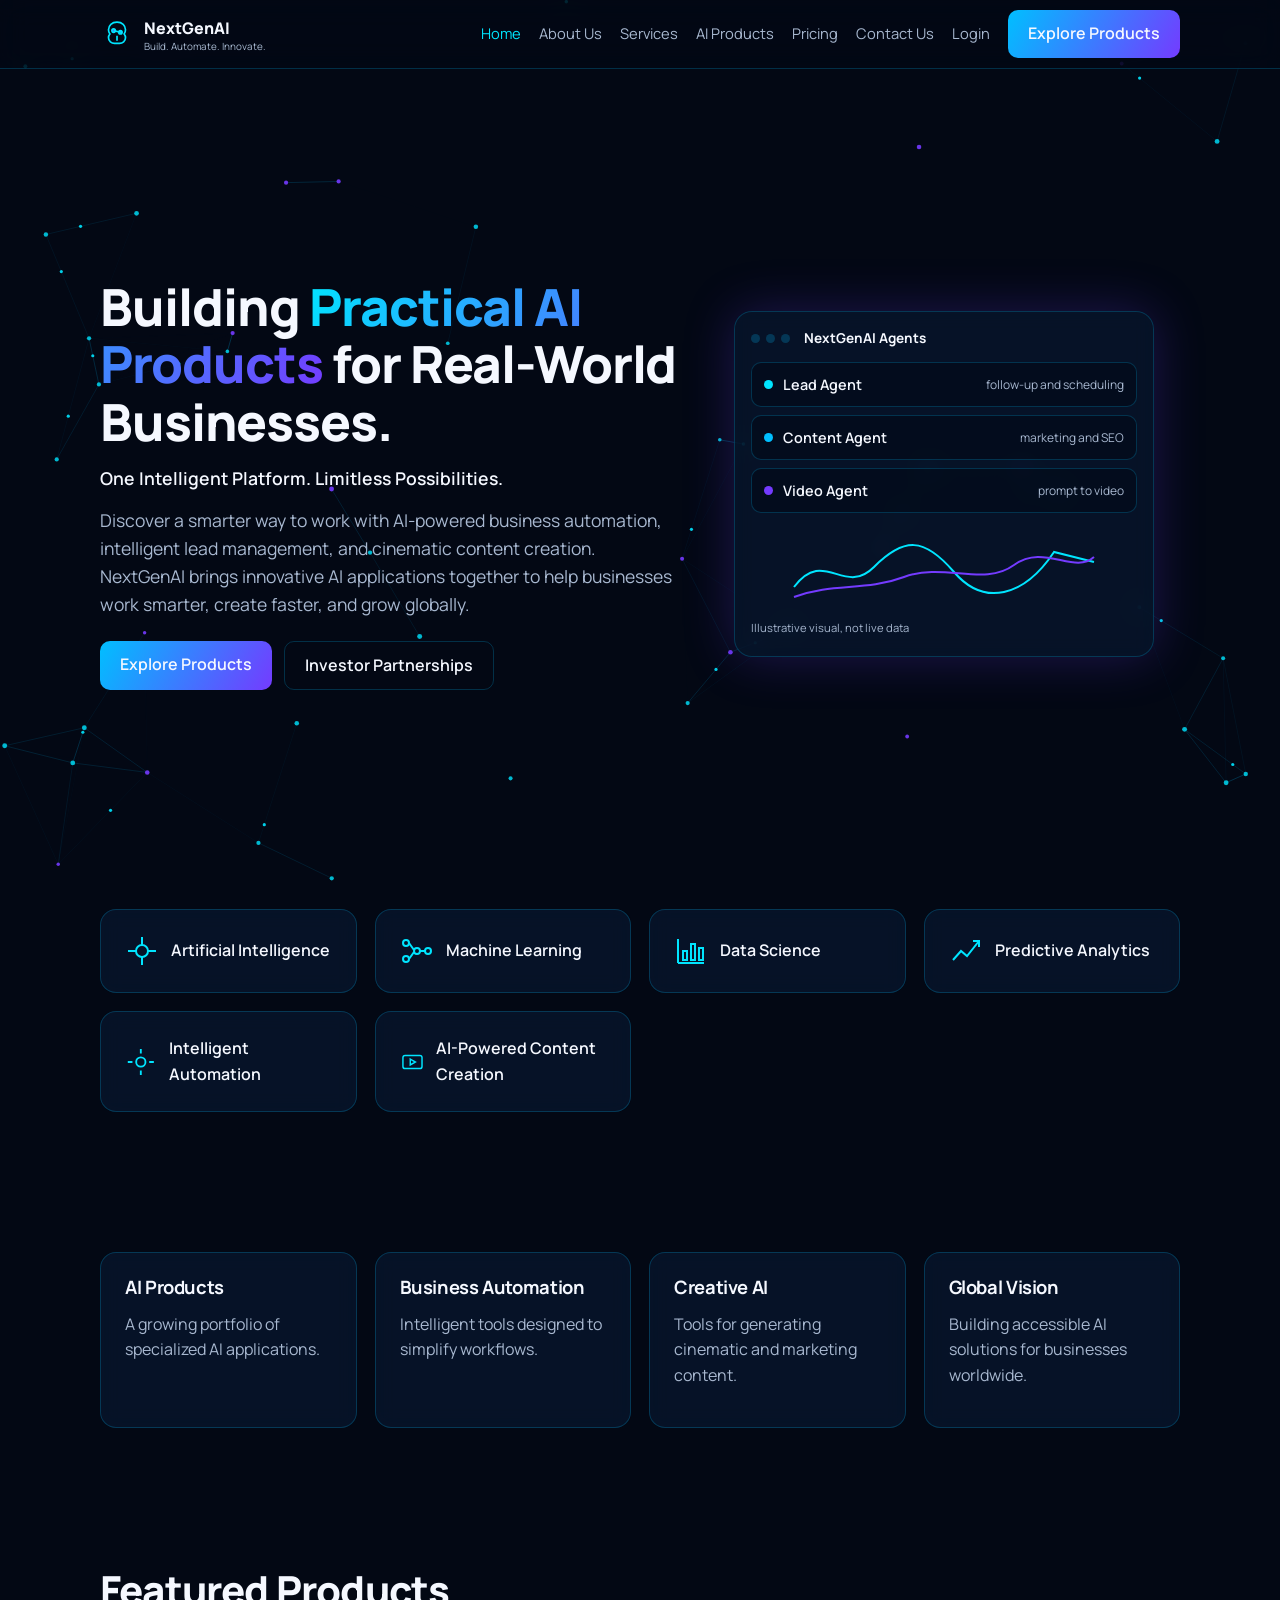
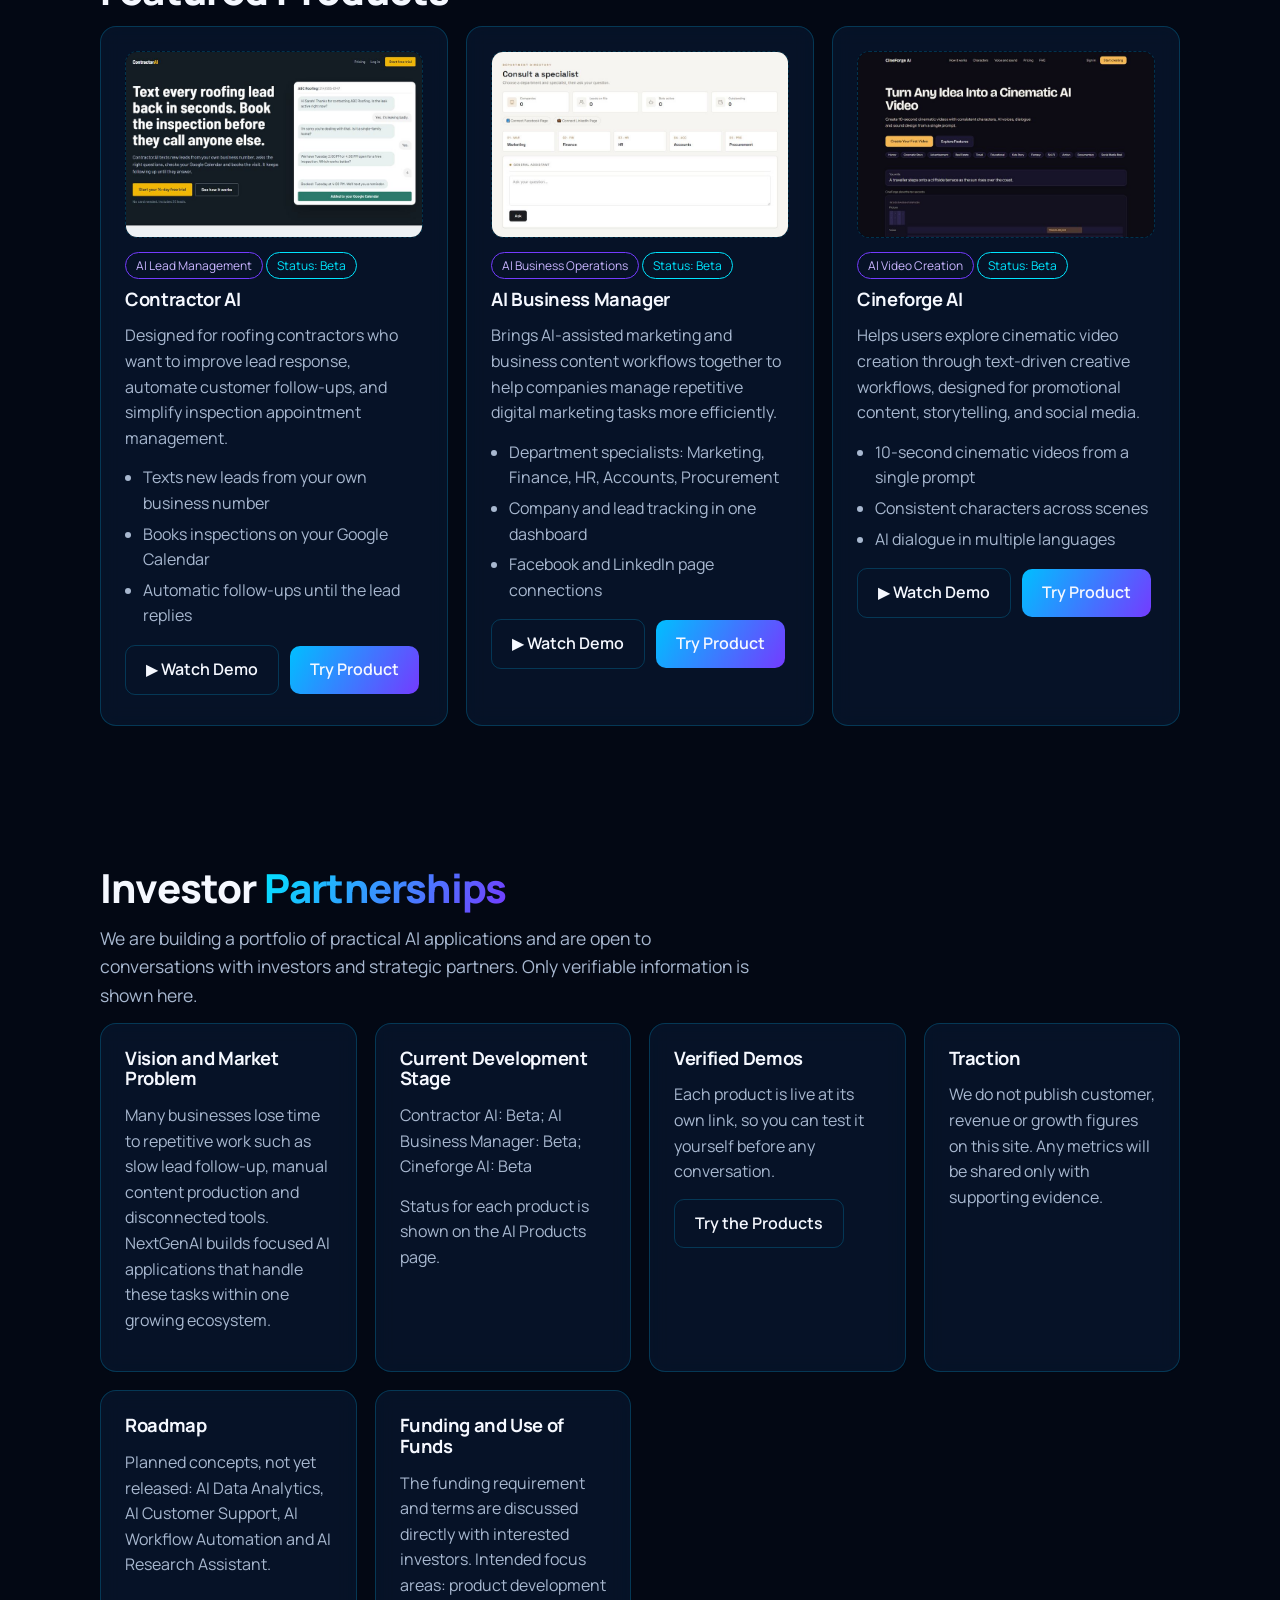
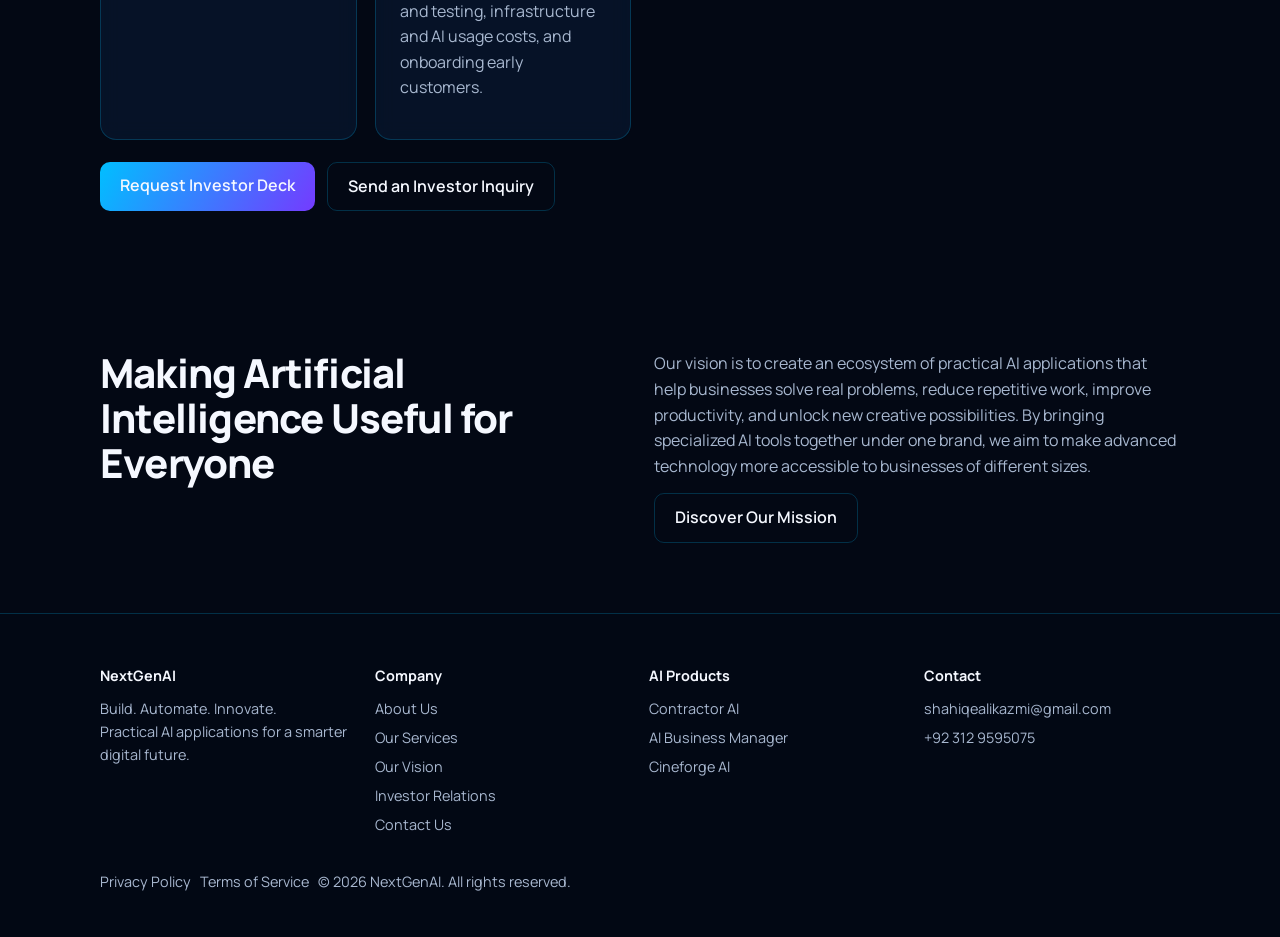
<file: index.html>
<!DOCTYPE html><html lang="en"><head><meta charset="utf-8"><meta name="viewport" content="width=device-width,initial-scale=1"><title>NextGenAI | AI Products, Business Automation & Creative AI</title>
<meta name="description" content="NextGenAI builds practical AI applications for lead management, business automation and AI video creation."><meta property="og:title" content="NextGenAI | AI Products, Business Automation & Creative AI"><meta property="og:type" content="website"><meta property="og:url" content="https://nextgenai-kappa.vercel.app/">
<link rel="icon" href="data:image/svg+xml,%3Csvg xmlns=%27http://www.w3.org/2000/svg%27 viewBox=%270 0 10 10%27%3E%3Ctext y=%279%27 font-size=%279%27%3E%F0%9F%A7%A0%3C/text%3E%3C/svg%3E"><link rel="stylesheet" href="https://fonts.googleapis.com/css2?family=Manrope:wght@400;600;800&display=swap"><link rel="stylesheet" href="/style.css"></head><body>
<canvas id="bg" aria-hidden="true"></canvas><header><nav aria-label="Main"><div class="w"><a class="logo" href="/" aria-label="NextGenAI home"><svg width="34" height="34" viewBox="0 0 40 40" fill="none" stroke="#00E5FF" stroke-width="2" aria-hidden="true"><path d="M20 6c-6 0-10 4-10 9 0 2 .6 3.600 1.600 5-1 1.200-1.600 2.800-1.600 4.500 0 4 3.500 6.500 7 6.500h6c3.500 0 7-2.500 7-6.500 0-1.700-.6-3.300-1.600-4.500 1-1.400 1.600-3 1.600-5 0-5-4-9-10-9z"/><circle cx="16" cy="16" r="2" fill="#743BFF"/><circle cx="24" cy="18" r="2" fill="#00BFFF"/><path d="M16 16l8 2M20 22v6"/></svg><span>NextGenAI<small>Build. Automate. Innovate.</small></span></a><button id="mb" aria-expanded="false" aria-controls="lk">Menu</button><div class="links" id="lk"><a href="/" class=on aria-current=page>Home</a><a href="/about">About Us</a><a href="/services">Services</a><a href="/products">AI Products</a><a href="/pricing">Pricing</a><a href="/contact">Contact Us</a><a href="https://ai-business-manager-alpha.vercel.app/login" target="_blank" rel="noopener">Login</a></div><a class="btn p" href="/products">Explore Products</a></div></nav></header>
<main><section><div class="w hero"><div><h1>Building <span class="g">Practical AI Products</span> for Real-World Businesses.</h1><p class="lead" style="color:var(--tx);font-weight:600">One Intelligent Platform. Limitless Possibilities.</p><p class="lead">Discover a smarter way to work with AI-powered business automation, intelligent lead management, and cinematic content creation. NextGenAI brings innovative AI applications together to help businesses work smarter, create faster, and grow globally.</p><div class="cta"><a class="btn p" href="/products">Explore Products</a><a class="btn" href="/#investors">Investor Partnerships</a></div></div><div class="dash" aria-hidden="true"><div class="dh"><i></i><i></i><i></i><b>NextGenAI Agents</b></div><div class="ag"><span class="dot"></span>Lead Agent<em>follow-up and scheduling</em></div><div class="ag"><span class="dot d2"></span>Content Agent<em>marketing and SEO</em></div><div class="ag"><span class="dot d3"></span>Video Agent<em>prompt to video</em></div><svg viewBox="0 0 300 80" class="gr"><path class="pl" d="M0 60C30 20 50 70 80 40S130 10 160 45 230 70 260 25L300 35"/><path class="pl p2" d="M0 70C40 55 70 65 110 50S190 60 220 38 280 48 300 30"/></svg><small>Illustrative visual, not live data</small></div></div></section>
<section><div class="w"><div class="grid"><div class="card" style="display:flex;gap:12px;align-items:center;font-weight:600"><svg width="34" height="34" viewBox="0 0 34 34" fill="none" stroke="#00E5FF" stroke-width="2" aria-hidden="true"><circle cx="17" cy="17" r="6"/><path d="M17 3v8M17 23v8M3 17h8M23 17h8"/></svg>Artificial Intelligence</div><div class="card" style="display:flex;gap:12px;align-items:center;font-weight:600"><svg width="34" height="34" viewBox="0 0 34 34" fill="none" stroke="#00E5FF" stroke-width="2" aria-hidden="true"><circle cx="6" cy="9" r="3"/><circle cx="6" cy="25" r="3"/><circle cx="17" cy="17" r="3"/><circle cx="28" cy="17" r="3"/><path d="M9 9l5 7M9 25l5-7M20 17h5"/></svg>Machine Learning</div><div class="card" style="display:flex;gap:12px;align-items:center;font-weight:600"><svg width="34" height="34" viewBox="0 0 34 34" fill="none" stroke="#00E5FF" stroke-width="2" aria-hidden="true"><path d="M4 29V5M4 29h26"/><rect x="9" y="17" width="4" height="9"/><rect x="17" y="10" width="4" height="16"/><rect x="25" y="14" width="4" height="12"/></svg>Data Science</div><div class="card" style="display:flex;gap:12px;align-items:center;font-weight:600"><svg width="34" height="34" viewBox="0 0 34 34" fill="none" stroke="#00E5FF" stroke-width="2" aria-hidden="true"><path d="M4 26l8-9 6 5 12-15M24 7h6v6"/></svg>Predictive Analytics</div><div class="card" style="display:flex;gap:12px;align-items:center;font-weight:600"><svg width="34" height="34" viewBox="0 0 34 34" fill="none" stroke="#00E5FF" stroke-width="2" aria-hidden="true"><circle cx="17" cy="17" r="5"/><path d="M17 3v5M17 26v5M3 17h5M26 17h5"/></svg>Intelligent Automation</div><div class="card" style="display:flex;gap:12px;align-items:center;font-weight:600"><svg width="34" height="34" viewBox="0 0 34 34" fill="none" stroke="#00E5FF" stroke-width="2" aria-hidden="true"><rect x="4" y="8" width="26" height="18" rx="3"/><path d="M14 13l7 4-7 4z"/></svg>AI-Powered Content Creation</div></div></div></section>
<section><div class="w"><div class="grid"><div class="card"><h3>AI Products</h3><p>A growing portfolio of specialized AI applications.</p></div><div class="card"><h3>Business Automation</h3><p>Intelligent tools designed to simplify workflows.</p></div><div class="card"><h3>Creative AI</h3><p>Tools for generating cinematic and marketing content.</p></div><div class="card"><h3>Global Vision</h3><p>Building accessible AI solutions for businesses worldwide.</p></div></div></div></section>
<section><div class="w"><h2>Featured Products</h2><div class="grid"><div class="card"><div class="shot"><span>Contractor AI<br>screenshot</span><img src="/contractor-ai.jpg" alt="Contractor AI product screenshot" loading="lazy" onerror="this.remove()"></div><span class="tag">AI Lead Management</span> <span class="tag" style="border-color:var(--cyan);color:var(--cyan)">Status: Beta</span><h3>Contractor AI</h3><p>Designed for roofing contractors who want to improve lead response, automate customer follow-ups, and simplify inspection appointment management.</p><ul><li>Texts new leads from your own business number</li><li>Books inspections on your Google Calendar</li><li>Automatic follow-ups until the lead replies</li></ul><button class="btn" type="button" data-yt="tNHEoTeff9o" data-v=1>&#9654; Watch Demo</button> <a class="btn p" href="https://contractorai-nine.vercel.app/" target="_blank" rel="noopener">Try Product</a></div><div class="card"><div class="shot"><span>AI Business Manager<br>screenshot</span><img src="/business-manager.jpg" alt="AI Business Manager product screenshot" loading="lazy" onerror="this.remove()"></div><span class="tag">AI Business Operations</span> <span class="tag" style="border-color:var(--cyan);color:var(--cyan)">Status: Beta</span><h3>AI Business Manager</h3><p>Brings AI-assisted marketing and business content workflows together to help companies manage repetitive digital marketing tasks more efficiently.</p><ul><li>Department specialists: Marketing, Finance, HR, Accounts, Procurement</li><li>Company and lead tracking in one dashboard</li><li>Facebook and LinkedIn page connections</li></ul><button class="btn" type="button" data-yt="Bd-15ptoWt8">&#9654; Watch Demo</button> <a class="btn p" href="https://ai-business-manager-alpha.vercel.app/login" target="_blank" rel="noopener">Try Product</a></div><div class="card"><div class="shot"><span>Cineforge AI<br>screenshot</span><img src="/cineforge-ai.jpg" alt="Cineforge AI product screenshot" loading="lazy" onerror="this.remove()"></div><span class="tag">AI Video Creation</span> <span class="tag" style="border-color:var(--cyan);color:var(--cyan)">Status: Beta</span><h3>Cineforge AI</h3><p>Helps users explore cinematic video creation through text-driven creative workflows, designed for promotional content, storytelling, and social media.</p><ul><li>10-second cinematic videos from a single prompt</li><li>Consistent characters across scenes</li><li>AI dialogue in multiple languages</li></ul><button class="btn" type="button" data-yt="-tIBgOhHvDQ">&#9654; Watch Demo</button> <a class="btn p" href="https://cineforge-ai-zeta.vercel.app/" target="_blank" rel="noopener">Try Product</a></div></div></div></section>
<section id="investors"><div class="w"><h2>Investor <span class="g">Partnerships</span></h2><p class="lead">We are building a portfolio of practical AI applications and are open to conversations with investors and strategic partners. Only verifiable information is shown here.</p><div class="grid"><div class="card"><h3>Vision and Market Problem</h3><p>Many businesses lose time to repetitive work such as slow lead follow-up, manual content production and disconnected tools. NextGenAI builds focused AI applications that handle these tasks within one growing ecosystem.</p></div><div class="card"><h3>Current Development Stage</h3><p>Contractor AI: Beta; AI Business Manager: Beta; Cineforge AI: Beta</p><p>Status for each product is shown on the AI Products page.</p></div><div class="card"><h3>Verified Demos</h3><p>Each product is live at its own link, so you can test it yourself before any conversation.</p><a class="btn" href="/products">Try the Products</a></div><div class="card"><h3>Traction</h3><p>We do not publish customer, revenue or growth figures on this site. Any metrics will be shared only with supporting evidence.</p></div><div class="card"><h3>Roadmap</h3><p>Planned concepts, not yet released: AI Data Analytics, AI Customer Support, AI Workflow Automation and AI Research Assistant.</p></div><div class="card"><h3>Funding and Use of Funds</h3><p>The funding requirement and terms are discussed directly with interested investors. Intended focus areas: product development and testing, infrastructure and AI usage costs, and onboarding early customers.</p></div></div><div class="cta"><a class="btn p" href="mailto:shahiqealikazmi@gmail.com?subject=Investor%20Deck%20Request&body=Hello%2C%20please%20send%20the%20NextGenAI%20investor%20deck.">Request Investor Deck</a><a class="btn" href="/contact#invest">Send an Investor Inquiry</a></div></div></section><section><div class="w two"><h2>Making Artificial Intelligence Useful for Everyone</h2><div><p>Our vision is to create an ecosystem of practical AI applications that help businesses solve real problems, reduce repetitive work, improve productivity, and unlock new creative possibilities. By bringing specialized AI tools together under one brand, we aim to make advanced technology more accessible to businesses of different sizes.</p><a class="btn" href="/about">Discover Our Mission</a></div></div></section></main><footer><div class="w"><div class="grid"><div><h4>NextGenAI</h4><p>Build. Automate. Innovate.<br>Practical AI applications for a smarter digital future.</p></div><div><h4>Company</h4><a href="/about">About Us</a><a href="/services">Our Services</a><a href="/about#vision">Our Vision</a><a href="/contact#invest">Investor Relations</a><a href="/contact">Contact Us</a></div><div><h4>AI Products</h4><a href="https://contractorai-nine.vercel.app/" target="_blank" rel="noopener">Contractor AI</a><a href="https://ai-business-manager-alpha.vercel.app/login" target="_blank" rel="noopener">AI Business Manager</a><a href="https://cineforge-ai-zeta.vercel.app/" target="_blank" rel="noopener">Cineforge AI</a></div><div><h4>Contact</h4><a href="mailto:shahiqealikazmi@gmail.com">shahiqealikazmi@gmail.com</a><a href="tel:+923129595075">+92 312 9595075</a></div></div>
<p style="margin-top:28px"><a href="/privacy" style="display:inline">Privacy Policy</a> &nbsp; <a href="/terms" style="display:inline">Terms of Service</a> &nbsp; © <span id="yr"></span> NextGenAI. All rights reserved.</p></div></footer><div id="vm" hidden role="dialog" aria-modal="true" aria-label="Product demo video"><div class="vb"><button type="button" id="vx" aria-label="Close video">&times;</button><div id="vf"></div></div></div><script src="/app.js"></script></body></html>
</file>
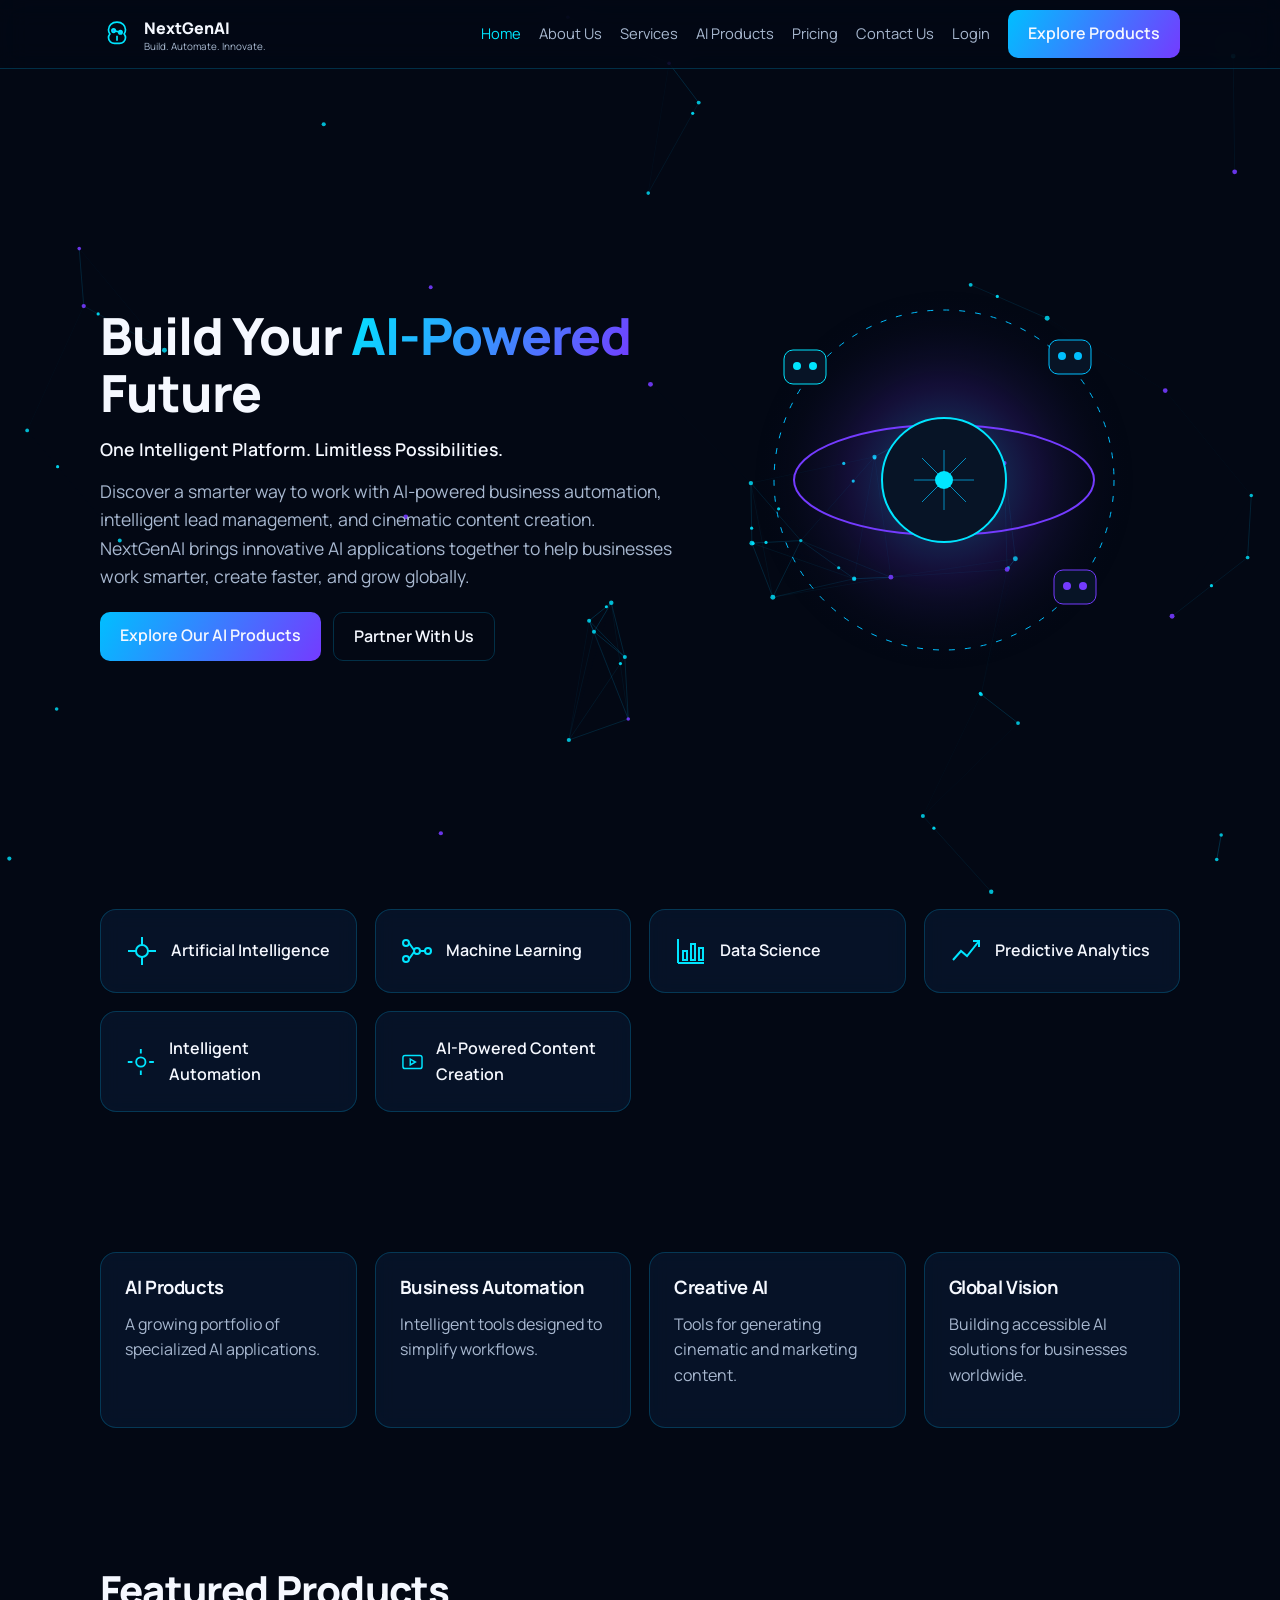
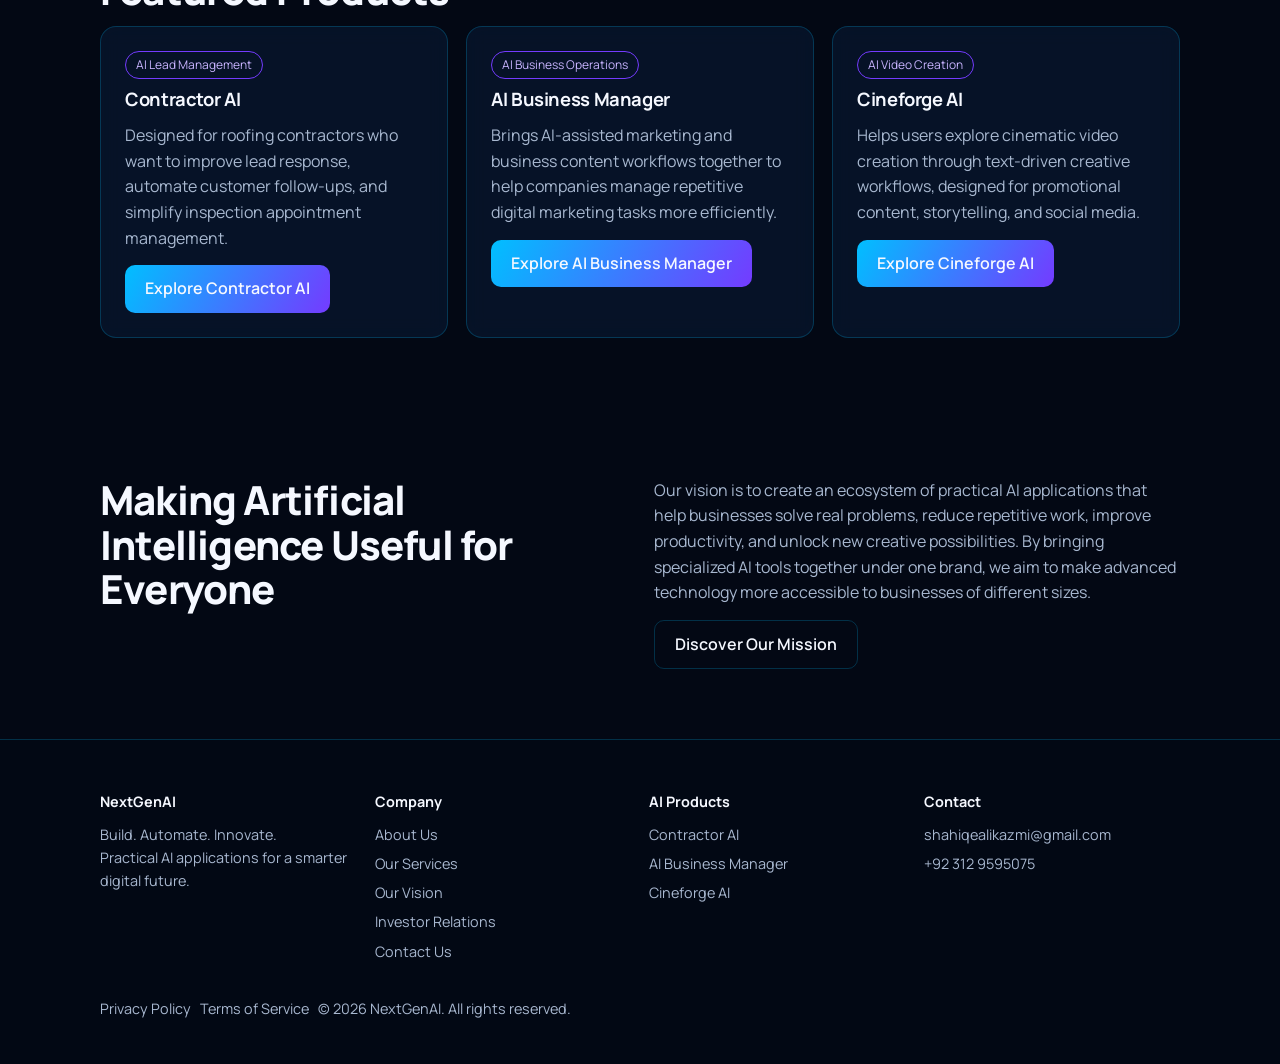
<file: nextgenai/index.html>
<!DOCTYPE html><html lang="en"><head><meta charset="utf-8"><meta name="viewport" content="width=device-width,initial-scale=1"><title>NextGenAI | AI Products, Business Automation & Creative AI</title>
<meta name="description" content="NextGenAI builds practical AI applications for lead management, business automation and AI video creation."><meta property="og:title" content="NextGenAI | AI Products, Business Automation & Creative AI"><meta property="og:type" content="website"><meta property="og:url" content="https://YOUR-DOMAIN.vercel.app/">
<link rel="icon" href="data:image/svg+xml,%3Csvg xmlns=%27http://www.w3.org/2000/svg%27 viewBox=%270 0 10 10%27%3E%3Ctext y=%279%27 font-size=%279%27%3E%F0%9F%A7%A0%3C/text%3E%3C/svg%3E"><link rel="stylesheet" href="https://fonts.googleapis.com/css2?family=Manrope:wght@400;600;800&display=swap"><link rel="stylesheet" href="/style.css"></head><body>
<canvas id="bg" aria-hidden="true"></canvas><header><nav aria-label="Main"><div class="w"><a class="logo" href="/" aria-label="NextGenAI home"><svg width="34" height="34" viewBox="0 0 40 40" fill="none" stroke="#00E5FF" stroke-width="2" aria-hidden="true"><path d="M20 6c-6 0-10 4-10 9 0 2 .6 3.600 1.600 5-1 1.200-1.600 2.800-1.600 4.500 0 4 3.500 6.500 7 6.500h6c3.500 0 7-2.500 7-6.500 0-1.700-.6-3.300-1.600-4.500 1-1.400 1.600-3 1.600-5 0-5-4-9-10-9z"/><circle cx="16" cy="16" r="2" fill="#743BFF"/><circle cx="24" cy="18" r="2" fill="#00BFFF"/><path d="M16 16l8 2M20 22v6"/></svg><span>NextGenAI<small>Build. Automate. Innovate.</small></span></a><button id="mb" aria-expanded="false" aria-controls="lk">Menu</button><div class="links" id="lk"><a href="/" class=on aria-current=page>Home</a><a href="/about">About Us</a><a href="/services">Services</a><a href="/products">AI Products</a><a href="/pricing">Pricing</a><a href="/contact">Contact Us</a><a href="https://ai-business-manager-alpha.vercel.app/login" target="_blank" rel="noopener">Login</a></div><a class="btn p" href="/products">Explore Products</a></div></nav></header>
<main><section><div class="w hero"><div><h1>Build Your <span class="g">AI-Powered</span> Future</h1><p class="lead" style="color:var(--tx);font-weight:600">One Intelligent Platform. Limitless Possibilities.</p><p class="lead">Discover a smarter way to work with AI-powered business automation, intelligent lead management, and cinematic content creation. NextGenAI brings innovative AI applications together to help businesses work smarter, create faster, and grow globally.</p><div class="cta"><a class="btn p" href="/products">Explore Our AI Products</a><a class="btn" href="/contact#invest">Partner With Us</a></div></div><div class="core" aria-hidden="true"><svg viewBox="0 0 400 400"><defs><radialGradient id="rg"><stop offset="0" stop-color="#00E5FF" stop-opacity=".8"/><stop offset=".5" stop-color="#743BFF" stop-opacity=".3"/><stop offset="1" stop-opacity="0"/></radialGradient></defs><circle cx="200" cy="200" r="190" fill="url(#rg)" opacity=".5"/><circle class="ring" cx="200" cy="200" r="170" stroke="#00BFFF" stroke-dasharray="6 10"/><ellipse class="ring r2" cx="200" cy="200" rx="150" ry="55" stroke="#743BFF" stroke-width="2"/><circle cx="200" cy="200" r="62" fill="#071426" stroke="#00E5FF" stroke-width="2"/><path d="M170 200h60M200 170v60M178 178l44 44M222 178l-44 44" stroke="#00BFFF" opacity=".7"/><circle cx="200" cy="200" r="9" fill="#00E5FF"/><g class="bot"><rect x="40" y="70" width="42" height="34" rx="9" fill="#071426" stroke="#00E5FF"/><circle cx="53" cy="86" r="4" fill="#00E5FF"/><circle cx="69" cy="86" r="4" fill="#00E5FF"/></g><g class="bot"><rect x="310" y="290" width="42" height="34" rx="9" fill="#071426" stroke="#743BFF"/><circle cx="323" cy="306" r="4" fill="#743BFF"/><circle cx="339" cy="306" r="4" fill="#743BFF"/></g><g class="bot"><rect x="305" y="60" width="42" height="34" rx="9" fill="#071426" stroke="#00BFFF"/><circle cx="318" cy="76" r="4" fill="#00BFFF"/><circle cx="334" cy="76" r="4" fill="#00BFFF"/></g></svg></div></div></section>
<section><div class="w"><div class="grid"><div class="card" style="display:flex;gap:12px;align-items:center;font-weight:600"><svg width="34" height="34" viewBox="0 0 34 34" fill="none" stroke="#00E5FF" stroke-width="2" aria-hidden="true"><circle cx="17" cy="17" r="6"/><path d="M17 3v8M17 23v8M3 17h8M23 17h8"/></svg>Artificial Intelligence</div><div class="card" style="display:flex;gap:12px;align-items:center;font-weight:600"><svg width="34" height="34" viewBox="0 0 34 34" fill="none" stroke="#00E5FF" stroke-width="2" aria-hidden="true"><circle cx="6" cy="9" r="3"/><circle cx="6" cy="25" r="3"/><circle cx="17" cy="17" r="3"/><circle cx="28" cy="17" r="3"/><path d="M9 9l5 7M9 25l5-7M20 17h5"/></svg>Machine Learning</div><div class="card" style="display:flex;gap:12px;align-items:center;font-weight:600"><svg width="34" height="34" viewBox="0 0 34 34" fill="none" stroke="#00E5FF" stroke-width="2" aria-hidden="true"><path d="M4 29V5M4 29h26"/><rect x="9" y="17" width="4" height="9"/><rect x="17" y="10" width="4" height="16"/><rect x="25" y="14" width="4" height="12"/></svg>Data Science</div><div class="card" style="display:flex;gap:12px;align-items:center;font-weight:600"><svg width="34" height="34" viewBox="0 0 34 34" fill="none" stroke="#00E5FF" stroke-width="2" aria-hidden="true"><path d="M4 26l8-9 6 5 12-15M24 7h6v6"/></svg>Predictive Analytics</div><div class="card" style="display:flex;gap:12px;align-items:center;font-weight:600"><svg width="34" height="34" viewBox="0 0 34 34" fill="none" stroke="#00E5FF" stroke-width="2" aria-hidden="true"><circle cx="17" cy="17" r="5"/><path d="M17 3v5M17 26v5M3 17h5M26 17h5"/></svg>Intelligent Automation</div><div class="card" style="display:flex;gap:12px;align-items:center;font-weight:600"><svg width="34" height="34" viewBox="0 0 34 34" fill="none" stroke="#00E5FF" stroke-width="2" aria-hidden="true"><rect x="4" y="8" width="26" height="18" rx="3"/><path d="M14 13l7 4-7 4z"/></svg>AI-Powered Content Creation</div></div></div></section>
<section><div class="w"><div class="grid"><div class="card"><h3>AI Products</h3><p>A growing portfolio of specialized AI applications.</p></div><div class="card"><h3>Business Automation</h3><p>Intelligent tools designed to simplify workflows.</p></div><div class="card"><h3>Creative AI</h3><p>Tools for generating cinematic and marketing content.</p></div><div class="card"><h3>Global Vision</h3><p>Building accessible AI solutions for businesses worldwide.</p></div></div></div></section>
<section><div class="w"><h2>Featured Products</h2><div class="grid"><div class="card"><span class="tag">AI Lead Management</span><h3>Contractor AI</h3><p>Designed for roofing contractors who want to improve lead response, automate customer follow-ups, and simplify inspection appointment management.</p><a class="btn p" href="https://contractorai-nine.vercel.app/" target="_blank" rel="noopener">Explore Contractor AI</a></div><div class="card"><span class="tag">AI Business Operations</span><h3>AI Business Manager</h3><p>Brings AI-assisted marketing and business content workflows together to help companies manage repetitive digital marketing tasks more efficiently.</p><a class="btn p" href="https://ai-business-manager-alpha.vercel.app/login" target="_blank" rel="noopener">Explore AI Business Manager</a></div><div class="card"><span class="tag">AI Video Creation</span><h3>Cineforge AI</h3><p>Helps users explore cinematic video creation through text-driven creative workflows, designed for promotional content, storytelling, and social media.</p><a class="btn p" href="https://cineforge-ai-zeta.vercel.app/" target="_blank" rel="noopener">Explore Cineforge AI</a></div></div></div></section>
<section><div class="w two"><h2>Making Artificial Intelligence Useful for Everyone</h2><div><p>Our vision is to create an ecosystem of practical AI applications that help businesses solve real problems, reduce repetitive work, improve productivity, and unlock new creative possibilities. By bringing specialized AI tools together under one brand, we aim to make advanced technology more accessible to businesses of different sizes.</p><a class="btn" href="/about">Discover Our Mission</a></div></div></section></main><footer><div class="w"><div class="grid"><div><h4>NextGenAI</h4><p>Build. Automate. Innovate.<br>Practical AI applications for a smarter digital future.</p></div><div><h4>Company</h4><a href="/about">About Us</a><a href="/services">Our Services</a><a href="/about#vision">Our Vision</a><a href="/contact#invest">Investor Relations</a><a href="/contact">Contact Us</a></div><div><h4>AI Products</h4><a href="https://contractorai-nine.vercel.app/" target="_blank" rel="noopener">Contractor AI</a><a href="https://ai-business-manager-alpha.vercel.app/login" target="_blank" rel="noopener">AI Business Manager</a><a href="https://cineforge-ai-zeta.vercel.app/" target="_blank" rel="noopener">Cineforge AI</a></div><div><h4>Contact</h4><a href="mailto:shahiqealikazmi@gmail.com">shahiqealikazmi@gmail.com</a><a href="tel:+923129595075">+92 312 9595075</a></div></div>
<p style="margin-top:28px"><a href="/privacy" style="display:inline">Privacy Policy</a> &nbsp; <a href="/terms" style="display:inline">Terms of Service</a> &nbsp; © <span id="yr"></span> NextGenAI. All rights reserved.</p></div></footer><script src="/app.js"></script></body></html>
</file>
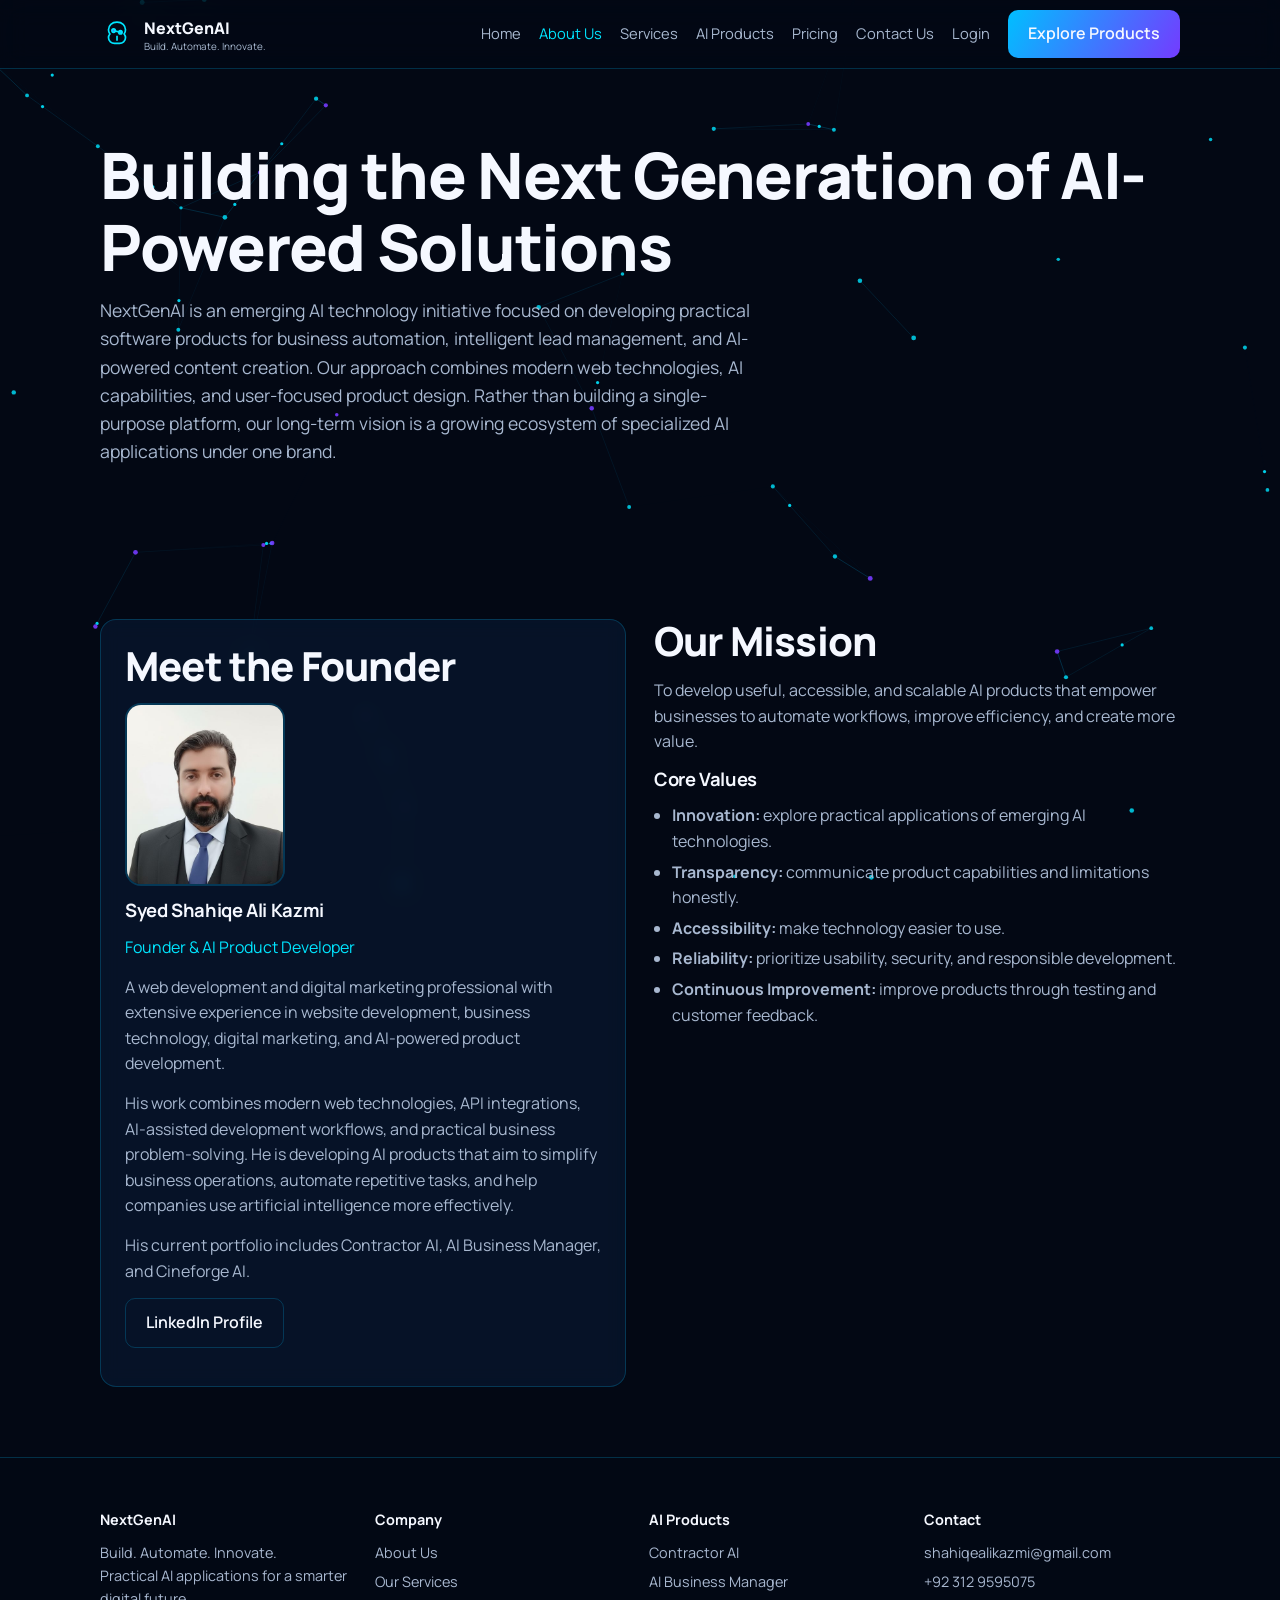
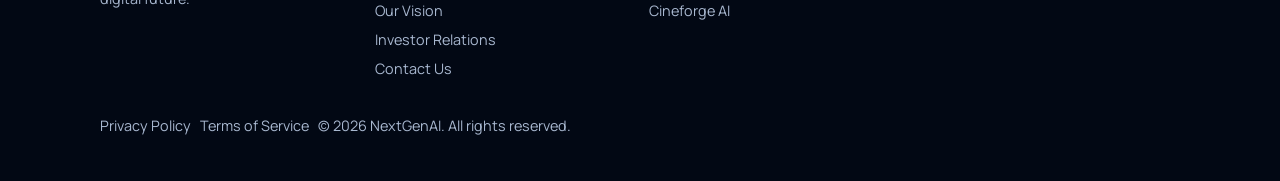
<file: about.html>
<!DOCTYPE html><html lang="en"><head><meta charset="utf-8"><meta name="viewport" content="width=device-width,initial-scale=1"><title>About NextGenAI | Our Mission and AI Product Vision</title>
<meta name="description" content="NextGenAI builds practical AI applications for lead management, business automation and AI video creation."><meta property="og:title" content="About NextGenAI | Our Mission and AI Product Vision"><meta property="og:type" content="website"><meta property="og:url" content="https://nextgenai-kappa.vercel.app/about">
<link rel="icon" href="data:image/svg+xml,%3Csvg xmlns=%27http://www.w3.org/2000/svg%27 viewBox=%270 0 10 10%27%3E%3Ctext y=%279%27 font-size=%279%27%3E%F0%9F%A7%A0%3C/text%3E%3C/svg%3E"><link rel="stylesheet" href="https://fonts.googleapis.com/css2?family=Manrope:wght@400;600;800&display=swap"><link rel="stylesheet" href="/style.css"></head><body>
<canvas id="bg" aria-hidden="true"></canvas><header><nav aria-label="Main"><div class="w"><a class="logo" href="/" aria-label="NextGenAI home"><svg width="34" height="34" viewBox="0 0 40 40" fill="none" stroke="#00E5FF" stroke-width="2" aria-hidden="true"><path d="M20 6c-6 0-10 4-10 9 0 2 .6 3.600 1.600 5-1 1.200-1.600 2.800-1.600 4.500 0 4 3.500 6.500 7 6.500h6c3.500 0 7-2.500 7-6.500 0-1.700-.6-3.300-1.600-4.500 1-1.400 1.600-3 1.600-5 0-5-4-9-10-9z"/><circle cx="16" cy="16" r="2" fill="#743BFF"/><circle cx="24" cy="18" r="2" fill="#00BFFF"/><path d="M16 16l8 2M20 22v6"/></svg><span>NextGenAI<small>Build. Automate. Innovate.</small></span></a><button id="mb" aria-expanded="false" aria-controls="lk">Menu</button><div class="links" id="lk"><a href="/">Home</a><a href="/about" class=on aria-current=page>About Us</a><a href="/services">Services</a><a href="/products">AI Products</a><a href="/pricing">Pricing</a><a href="/contact">Contact Us</a><a href="https://ai-business-manager-alpha.vercel.app/login" target="_blank" rel="noopener">Login</a></div><a class="btn p" href="/products">Explore Products</a></div></nav></header>
<main><section><div class="w"><h1>Building the Next Generation of AI-Powered Solutions</h1><p class="lead">NextGenAI is an emerging AI technology initiative focused on developing practical software products for business automation, intelligent lead management, and AI-powered content creation. Our approach combines modern web technologies, AI capabilities, and user-focused product design. Rather than building a single-purpose platform, our long-term vision is a growing ecosystem of specialized AI applications under one brand.</p></div></section><section id="vision"><div class="w two"><div class="card"><h2>Meet the Founder</h2><img class="ph" src="/photo.jpg" alt="Syed Shahiqe Ali Kazmi, Founder of NextGenAI" width="160" height="184" loading="lazy"><h3>Syed Shahiqe Ali Kazmi</h3><p style="color:var(--cyan)">Founder &amp; AI Product Developer</p><p>A web development and digital marketing professional with extensive experience in website development, business technology, digital marketing, and AI-powered product development.</p><p>His work combines modern web technologies, API integrations, AI-assisted development workflows, and practical business problem-solving. He is developing AI products that aim to simplify business operations, automate repetitive tasks, and help companies use artificial intelligence more effectively.</p><p>His current portfolio includes Contractor AI, AI Business Manager, and Cineforge AI.</p><p><a class="btn" href="https://www.linkedin.com/in/syed-shahiqe-ali-kazmi-43773232/" target="_blank" rel="noopener">LinkedIn Profile</a></p></div><div><h2>Our Mission</h2><p>To develop useful, accessible, and scalable AI products that empower businesses to automate workflows, improve efficiency, and create more value.</p><h3>Core Values</h3><ul><li><b>Innovation:</b> explore practical applications of emerging AI technologies.</li><li><b>Transparency:</b> communicate product capabilities and limitations honestly.</li><li><b>Accessibility:</b> make technology easier to use.</li><li><b>Reliability:</b> prioritize usability, security, and responsible development.</li><li><b>Continuous Improvement:</b> improve products through testing and customer feedback.</li></ul></div></div></section></main><footer><div class="w"><div class="grid"><div><h4>NextGenAI</h4><p>Build. Automate. Innovate.<br>Practical AI applications for a smarter digital future.</p></div><div><h4>Company</h4><a href="/about">About Us</a><a href="/services">Our Services</a><a href="/about#vision">Our Vision</a><a href="/contact#invest">Investor Relations</a><a href="/contact">Contact Us</a></div><div><h4>AI Products</h4><a href="https://contractorai-nine.vercel.app/" target="_blank" rel="noopener">Contractor AI</a><a href="https://ai-business-manager-alpha.vercel.app/login" target="_blank" rel="noopener">AI Business Manager</a><a href="https://cineforge-ai-zeta.vercel.app/" target="_blank" rel="noopener">Cineforge AI</a></div><div><h4>Contact</h4><a href="mailto:shahiqealikazmi@gmail.com">shahiqealikazmi@gmail.com</a><a href="tel:+923129595075">+92 312 9595075</a></div></div>
<p style="margin-top:28px"><a href="/privacy" style="display:inline">Privacy Policy</a> &nbsp; <a href="/terms" style="display:inline">Terms of Service</a> &nbsp; © <span id="yr"></span> NextGenAI. All rights reserved.</p></div></footer><div id="vm" hidden role="dialog" aria-modal="true" aria-label="Product demo video"><div class="vb"><button type="button" id="vx" aria-label="Close video">&times;</button><div id="vf"></div></div></div><script src="/app.js"></script></body></html>
</file>
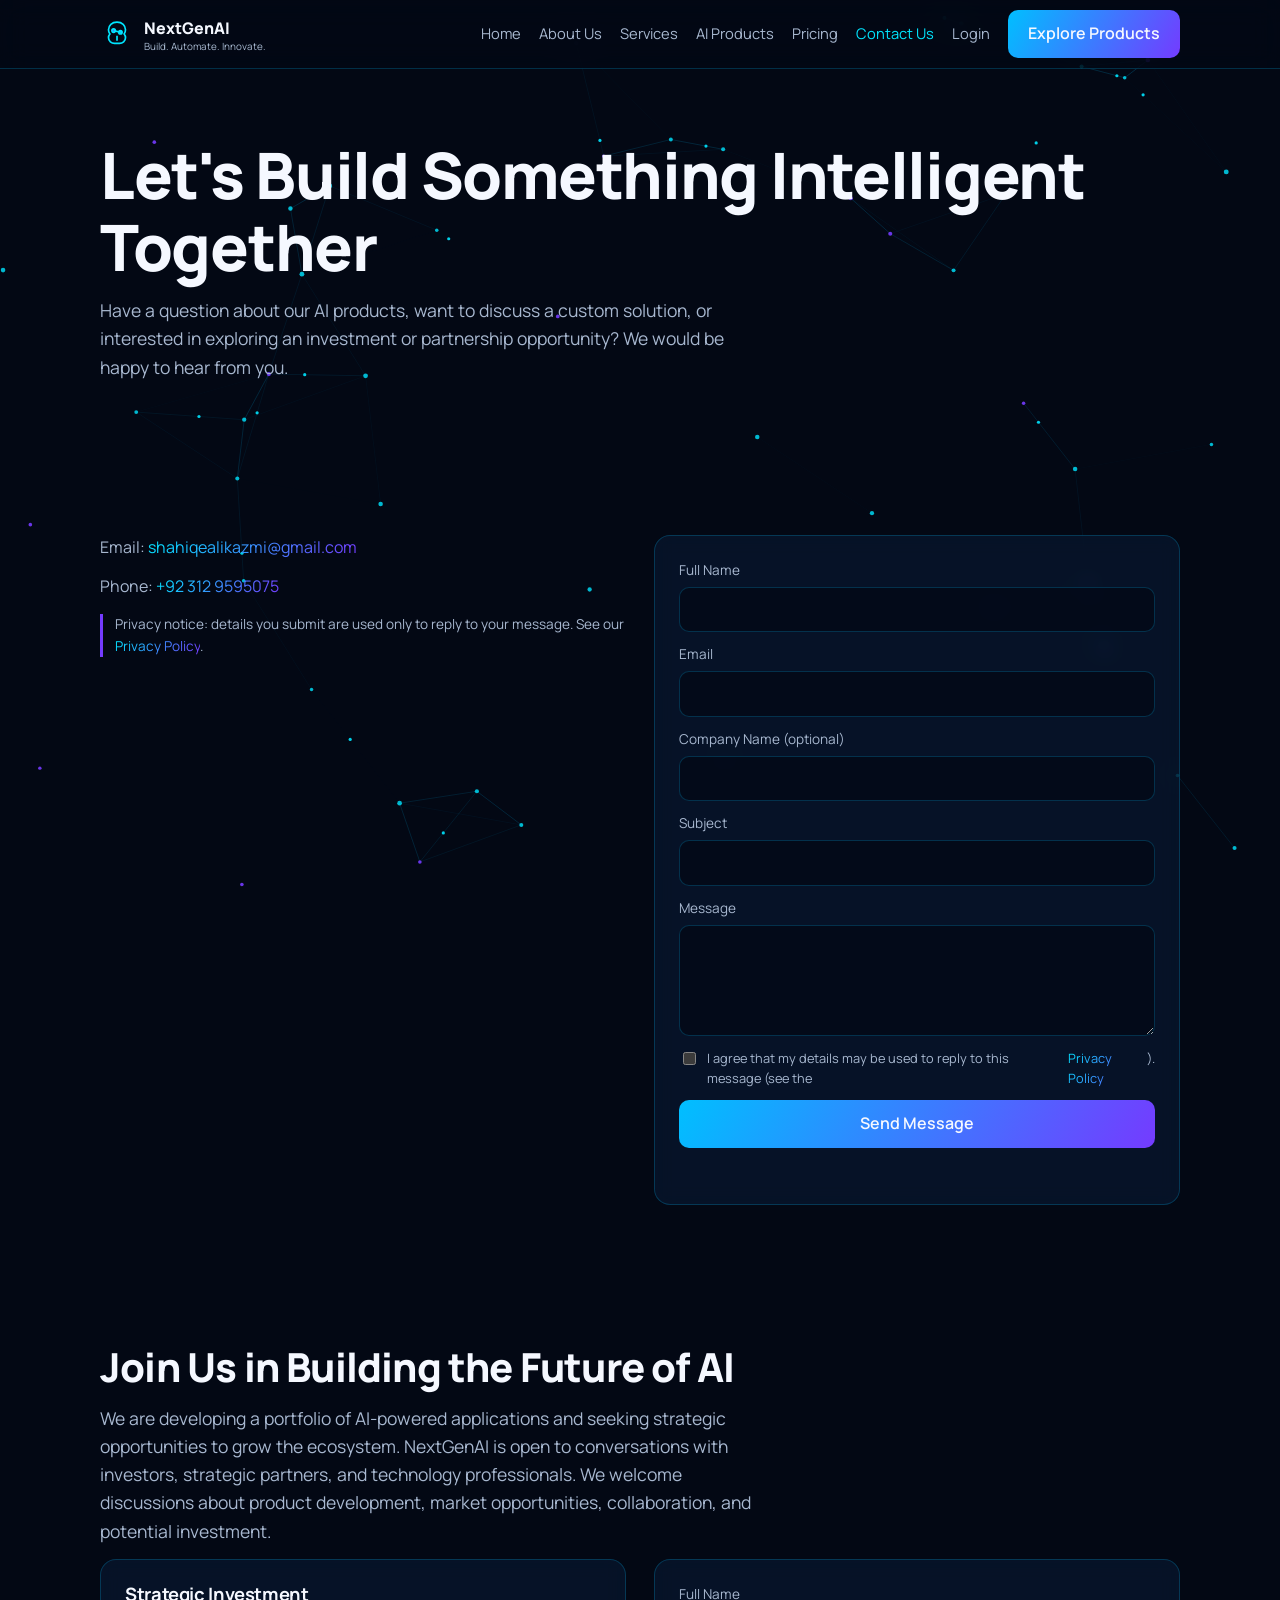
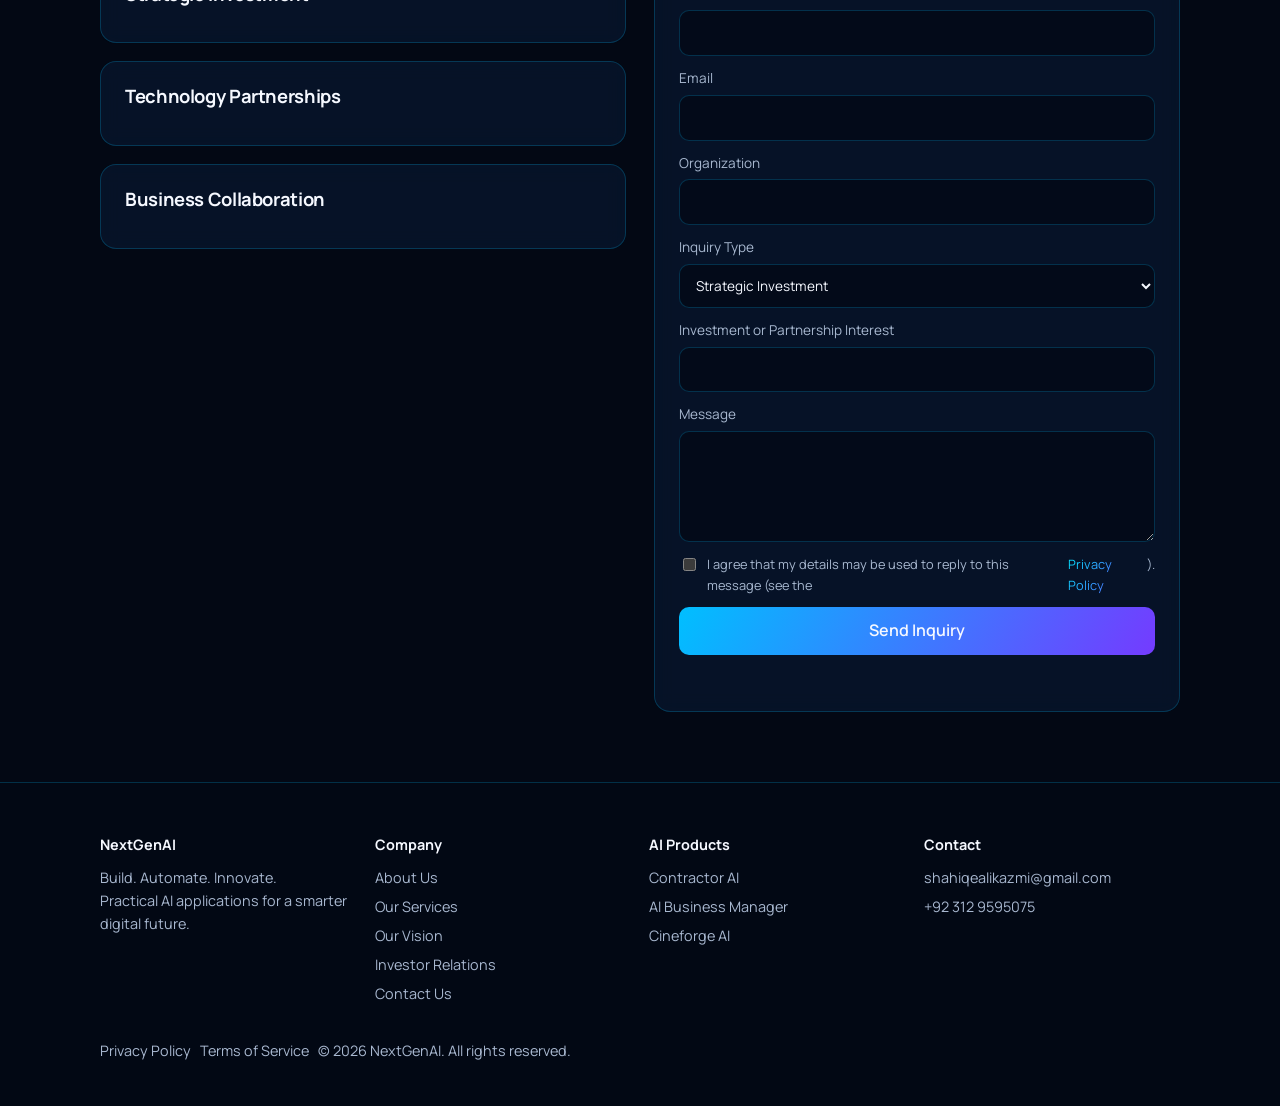
<file: contact.html>
<!DOCTYPE html><html lang="en"><head><meta charset="utf-8"><meta name="viewport" content="width=device-width,initial-scale=1"><title>Contact NextGenAI | AI Product & Partnership Inquiries</title>
<meta name="description" content="NextGenAI builds practical AI applications for lead management, business automation and AI video creation."><meta property="og:title" content="Contact NextGenAI | AI Product & Partnership Inquiries"><meta property="og:type" content="website"><meta property="og:url" content="https://nextgenai-kappa.vercel.app/contact">
<link rel="icon" href="data:image/svg+xml,%3Csvg xmlns=%27http://www.w3.org/2000/svg%27 viewBox=%270 0 10 10%27%3E%3Ctext y=%279%27 font-size=%279%27%3E%F0%9F%A7%A0%3C/text%3E%3C/svg%3E"><link rel="stylesheet" href="https://fonts.googleapis.com/css2?family=Manrope:wght@400;600;800&display=swap"><link rel="stylesheet" href="/style.css"></head><body>
<canvas id="bg" aria-hidden="true"></canvas><header><nav aria-label="Main"><div class="w"><a class="logo" href="/" aria-label="NextGenAI home"><svg width="34" height="34" viewBox="0 0 40 40" fill="none" stroke="#00E5FF" stroke-width="2" aria-hidden="true"><path d="M20 6c-6 0-10 4-10 9 0 2 .6 3.600 1.600 5-1 1.200-1.600 2.800-1.600 4.500 0 4 3.500 6.500 7 6.500h6c3.500 0 7-2.500 7-6.500 0-1.700-.6-3.300-1.600-4.500 1-1.400 1.600-3 1.600-5 0-5-4-9-10-9z"/><circle cx="16" cy="16" r="2" fill="#743BFF"/><circle cx="24" cy="18" r="2" fill="#00BFFF"/><path d="M16 16l8 2M20 22v6"/></svg><span>NextGenAI<small>Build. Automate. Innovate.</small></span></a><button id="mb" aria-expanded="false" aria-controls="lk">Menu</button><div class="links" id="lk"><a href="/">Home</a><a href="/about">About Us</a><a href="/services">Services</a><a href="/products">AI Products</a><a href="/pricing">Pricing</a><a href="/contact" class=on aria-current=page>Contact Us</a><a href="https://ai-business-manager-alpha.vercel.app/login" target="_blank" rel="noopener">Login</a></div><a class="btn p" href="/products">Explore Products</a></div></nav></header>
<main><section><div class="w"><h1>Let's Build Something Intelligent Together</h1><p class="lead">Have a question about our AI products, want to discuss a custom solution, or interested in exploring an investment or partnership opportunity? We would be happy to hear from you.</p></div></section><section><div class="w two"><div><p>Email: <a class="g" href="mailto:shahiqealikazmi@gmail.com">shahiqealikazmi@gmail.com</a></p><p>Phone: <a class="g" href="tel:+923129595075">+92 312 9595075</a></p><p class="note">Privacy notice: details you submit are used only to reply to your message. See our <a class="g" href="/privacy">Privacy Policy</a>.</p></div><form class="card" data-type="Contact message" novalidate><label>Full Name<input name="Name" required autocomplete="name"></label><label>Email<input name="Email" type="email" required autocomplete="email"></label><label>Company Name (optional)<input name="Company Name (optional)" ></label><label>Subject<input name="Subject" required></label><label>Message<textarea name="Message" rows="4" required></textarea></label><input class="hp" name="website" tabindex="-1" autocomplete="off" aria-hidden="true"><label class="chk"><input type="checkbox" required> I agree that my details may be used to reply to this message (see the <a href="/privacy" class="g">Privacy Policy</a>).</label><button class="btn p" type="submit">Send Message</button><div class="st" role="status" aria-live="polite"></div></form></div></section><section id="invest"><div class="w"><h2>Join Us in Building the Future of AI</h2><p class="lead">We are developing a portfolio of AI-powered applications and seeking strategic opportunities to grow the ecosystem. NextGenAI is open to conversations with investors, strategic partners, and technology professionals. We welcome discussions about product development, market opportunities, collaboration, and potential investment.</p><div class="two"><div class="grid" style="grid-template-columns:1fr"><div class="card"><h3>Strategic Investment</h3></div><div class="card"><h3>Technology Partnerships</h3></div><div class="card"><h3>Business Collaboration</h3></div></div><form class="card" data-type="Investor inquiry" novalidate><label>Full Name<input name="Name" required autocomplete="name"></label><label>Email<input name="Email" type="email" required autocomplete="email"></label><label>Organization<input name="Organization" ></label><label>Inquiry Type<select name="Inquiry Type"><option>Strategic Investment</option><option>Technology Partnership</option><option>Business Collaboration</option></select></label><label>Investment or Partnership Interest<input name="Investment or Partnership Interest" ></label><label>Message<textarea name="Message" rows="4" required></textarea></label><input class="hp" name="website" tabindex="-1" autocomplete="off" aria-hidden="true"><label class="chk"><input type="checkbox" required> I agree that my details may be used to reply to this message (see the <a href="/privacy" class="g">Privacy Policy</a>).</label><button class="btn p" type="submit">Send Inquiry</button><div class="st" role="status" aria-live="polite"></div></form></div></div></section></main><footer><div class="w"><div class="grid"><div><h4>NextGenAI</h4><p>Build. Automate. Innovate.<br>Practical AI applications for a smarter digital future.</p></div><div><h4>Company</h4><a href="/about">About Us</a><a href="/services">Our Services</a><a href="/about#vision">Our Vision</a><a href="/contact#invest">Investor Relations</a><a href="/contact">Contact Us</a></div><div><h4>AI Products</h4><a href="https://contractorai-nine.vercel.app/" target="_blank" rel="noopener">Contractor AI</a><a href="https://ai-business-manager-alpha.vercel.app/login" target="_blank" rel="noopener">AI Business Manager</a><a href="https://cineforge-ai-zeta.vercel.app/" target="_blank" rel="noopener">Cineforge AI</a></div><div><h4>Contact</h4><a href="mailto:shahiqealikazmi@gmail.com">shahiqealikazmi@gmail.com</a><a href="tel:+923129595075">+92 312 9595075</a></div></div>
<p style="margin-top:28px"><a href="/privacy" style="display:inline">Privacy Policy</a> &nbsp; <a href="/terms" style="display:inline">Terms of Service</a> &nbsp; © <span id="yr"></span> NextGenAI. All rights reserved.</p></div></footer><div id="vm" hidden role="dialog" aria-modal="true" aria-label="Product demo video"><div class="vb"><button type="button" id="vx" aria-label="Close video">&times;</button><div id="vf"></div></div></div><script src="/app.js"></script></body></html>
</file>
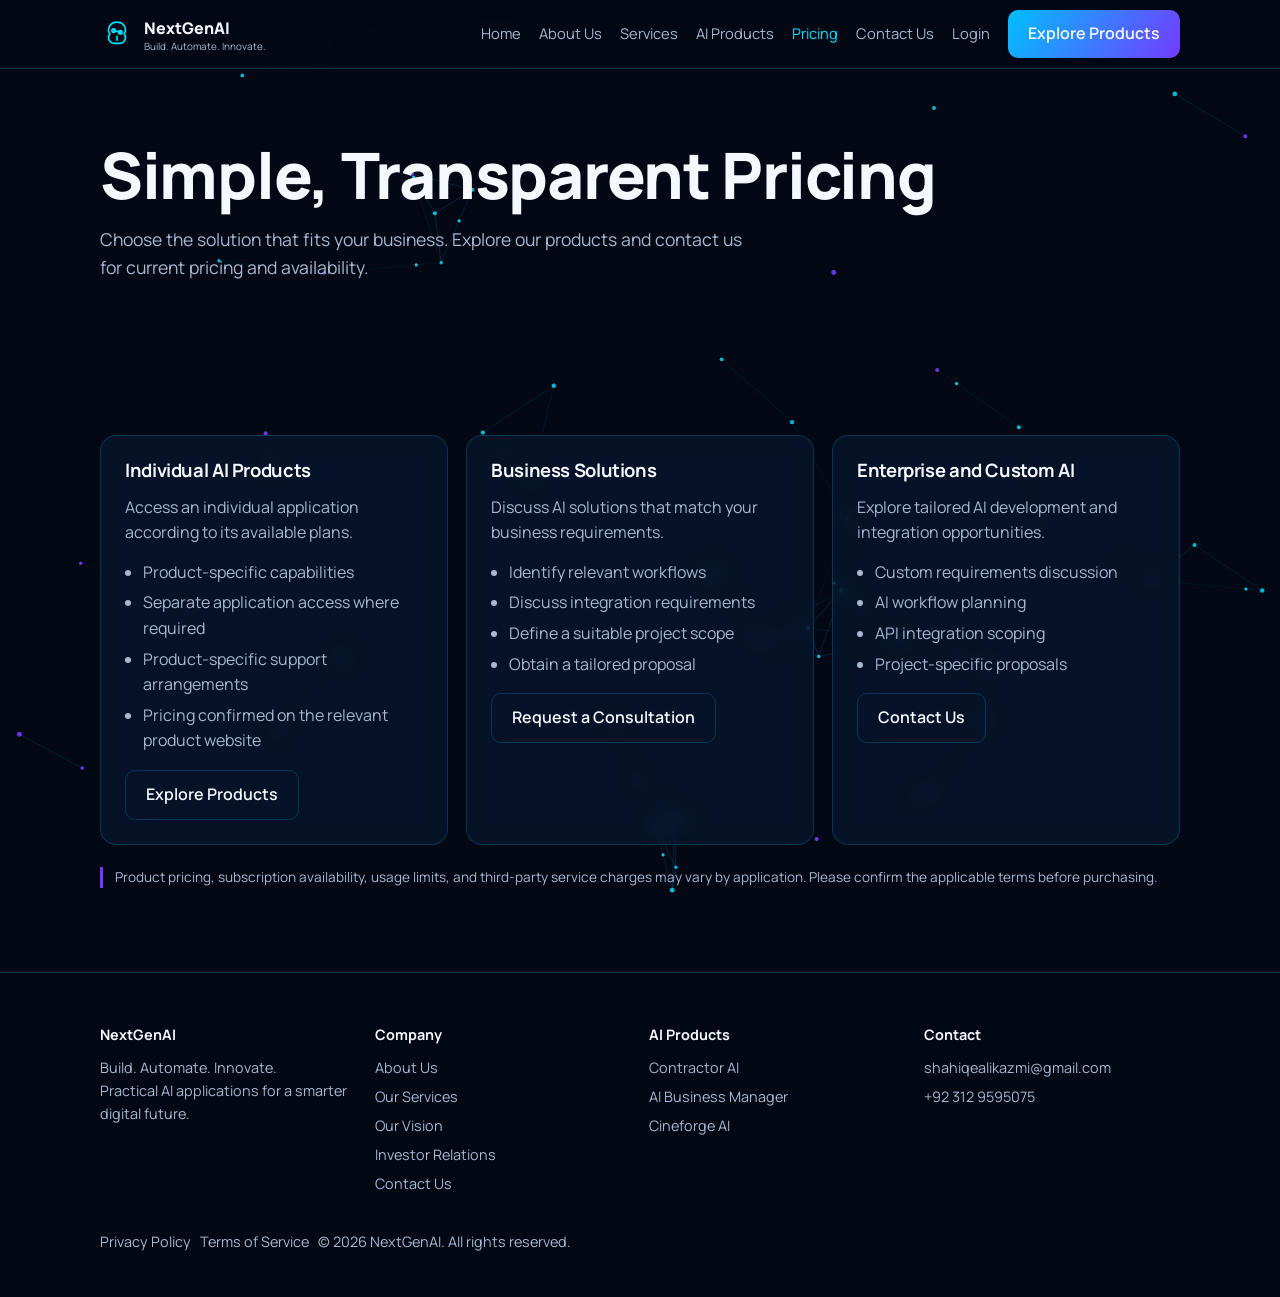
<file: pricing.html>
<!DOCTYPE html><html lang="en"><head><meta charset="utf-8"><meta name="viewport" content="width=device-width,initial-scale=1"><title>AI Product Pricing & Business Solutions | NextGenAI</title>
<meta name="description" content="NextGenAI builds practical AI applications for lead management, business automation and AI video creation."><meta property="og:title" content="AI Product Pricing & Business Solutions | NextGenAI"><meta property="og:type" content="website"><meta property="og:url" content="https://nextgenai-kappa.vercel.app/pricing">
<link rel="icon" href="data:image/svg+xml,%3Csvg xmlns=%27http://www.w3.org/2000/svg%27 viewBox=%270 0 10 10%27%3E%3Ctext y=%279%27 font-size=%279%27%3E%F0%9F%A7%A0%3C/text%3E%3C/svg%3E"><link rel="stylesheet" href="https://fonts.googleapis.com/css2?family=Manrope:wght@400;600;800&display=swap"><link rel="stylesheet" href="/style.css"></head><body>
<canvas id="bg" aria-hidden="true"></canvas><header><nav aria-label="Main"><div class="w"><a class="logo" href="/" aria-label="NextGenAI home"><svg width="34" height="34" viewBox="0 0 40 40" fill="none" stroke="#00E5FF" stroke-width="2" aria-hidden="true"><path d="M20 6c-6 0-10 4-10 9 0 2 .6 3.600 1.600 5-1 1.200-1.600 2.800-1.600 4.500 0 4 3.500 6.500 7 6.500h6c3.500 0 7-2.500 7-6.500 0-1.700-.6-3.300-1.600-4.500 1-1.400 1.600-3 1.600-5 0-5-4-9-10-9z"/><circle cx="16" cy="16" r="2" fill="#743BFF"/><circle cx="24" cy="18" r="2" fill="#00BFFF"/><path d="M16 16l8 2M20 22v6"/></svg><span>NextGenAI<small>Build. Automate. Innovate.</small></span></a><button id="mb" aria-expanded="false" aria-controls="lk">Menu</button><div class="links" id="lk"><a href="/">Home</a><a href="/about">About Us</a><a href="/services">Services</a><a href="/products">AI Products</a><a href="/pricing" class=on aria-current=page>Pricing</a><a href="/contact">Contact Us</a><a href="https://ai-business-manager-alpha.vercel.app/login" target="_blank" rel="noopener">Login</a></div><a class="btn p" href="/products">Explore Products</a></div></nav></header>
<main><section><div class="w"><h1>Simple, Transparent Pricing</h1><p class="lead">Choose the solution that fits your business. Explore our products and contact us for current pricing and availability.</p></div></section><section><div class="w"><div class="grid"><div class="card"><h3>Individual AI Products</h3><p>Access an individual application according to its available plans.</p><ul><li>Product-specific capabilities</li><li>Separate application access where required</li><li>Product-specific support arrangements</li><li>Pricing confirmed on the relevant product website</li></ul><a class="btn" href="/products">Explore Products</a></div><div class="card"><h3>Business Solutions</h3><p>Discuss AI solutions that match your business requirements.</p><ul><li>Identify relevant workflows</li><li>Discuss integration requirements</li><li>Define a suitable project scope</li><li>Obtain a tailored proposal</li></ul><a class="btn" href="/contact">Request a Consultation</a></div><div class="card"><h3>Enterprise and Custom AI</h3><p>Explore tailored AI development and integration opportunities.</p><ul><li>Custom requirements discussion</li><li>AI workflow planning</li><li>API integration scoping</li><li>Project-specific proposals</li></ul><a class="btn" href="/contact">Contact Us</a></div></div><p class="note" style="margin-top:22px">Product pricing, subscription availability, usage limits, and third-party service charges may vary by application. Please confirm the applicable terms before purchasing.</p></div></section></main><footer><div class="w"><div class="grid"><div><h4>NextGenAI</h4><p>Build. Automate. Innovate.<br>Practical AI applications for a smarter digital future.</p></div><div><h4>Company</h4><a href="/about">About Us</a><a href="/services">Our Services</a><a href="/about#vision">Our Vision</a><a href="/contact#invest">Investor Relations</a><a href="/contact">Contact Us</a></div><div><h4>AI Products</h4><a href="https://contractorai-nine.vercel.app/" target="_blank" rel="noopener">Contractor AI</a><a href="https://ai-business-manager-alpha.vercel.app/login" target="_blank" rel="noopener">AI Business Manager</a><a href="https://cineforge-ai-zeta.vercel.app/" target="_blank" rel="noopener">Cineforge AI</a></div><div><h4>Contact</h4><a href="mailto:shahiqealikazmi@gmail.com">shahiqealikazmi@gmail.com</a><a href="tel:+923129595075">+92 312 9595075</a></div></div>
<p style="margin-top:28px"><a href="/privacy" style="display:inline">Privacy Policy</a> &nbsp; <a href="/terms" style="display:inline">Terms of Service</a> &nbsp; © <span id="yr"></span> NextGenAI. All rights reserved.</p></div></footer><div id="vm" hidden role="dialog" aria-modal="true" aria-label="Product demo video"><div class="vb"><button type="button" id="vx" aria-label="Close video">&times;</button><div id="vf"></div></div></div><script src="/app.js"></script></body></html>
</file>
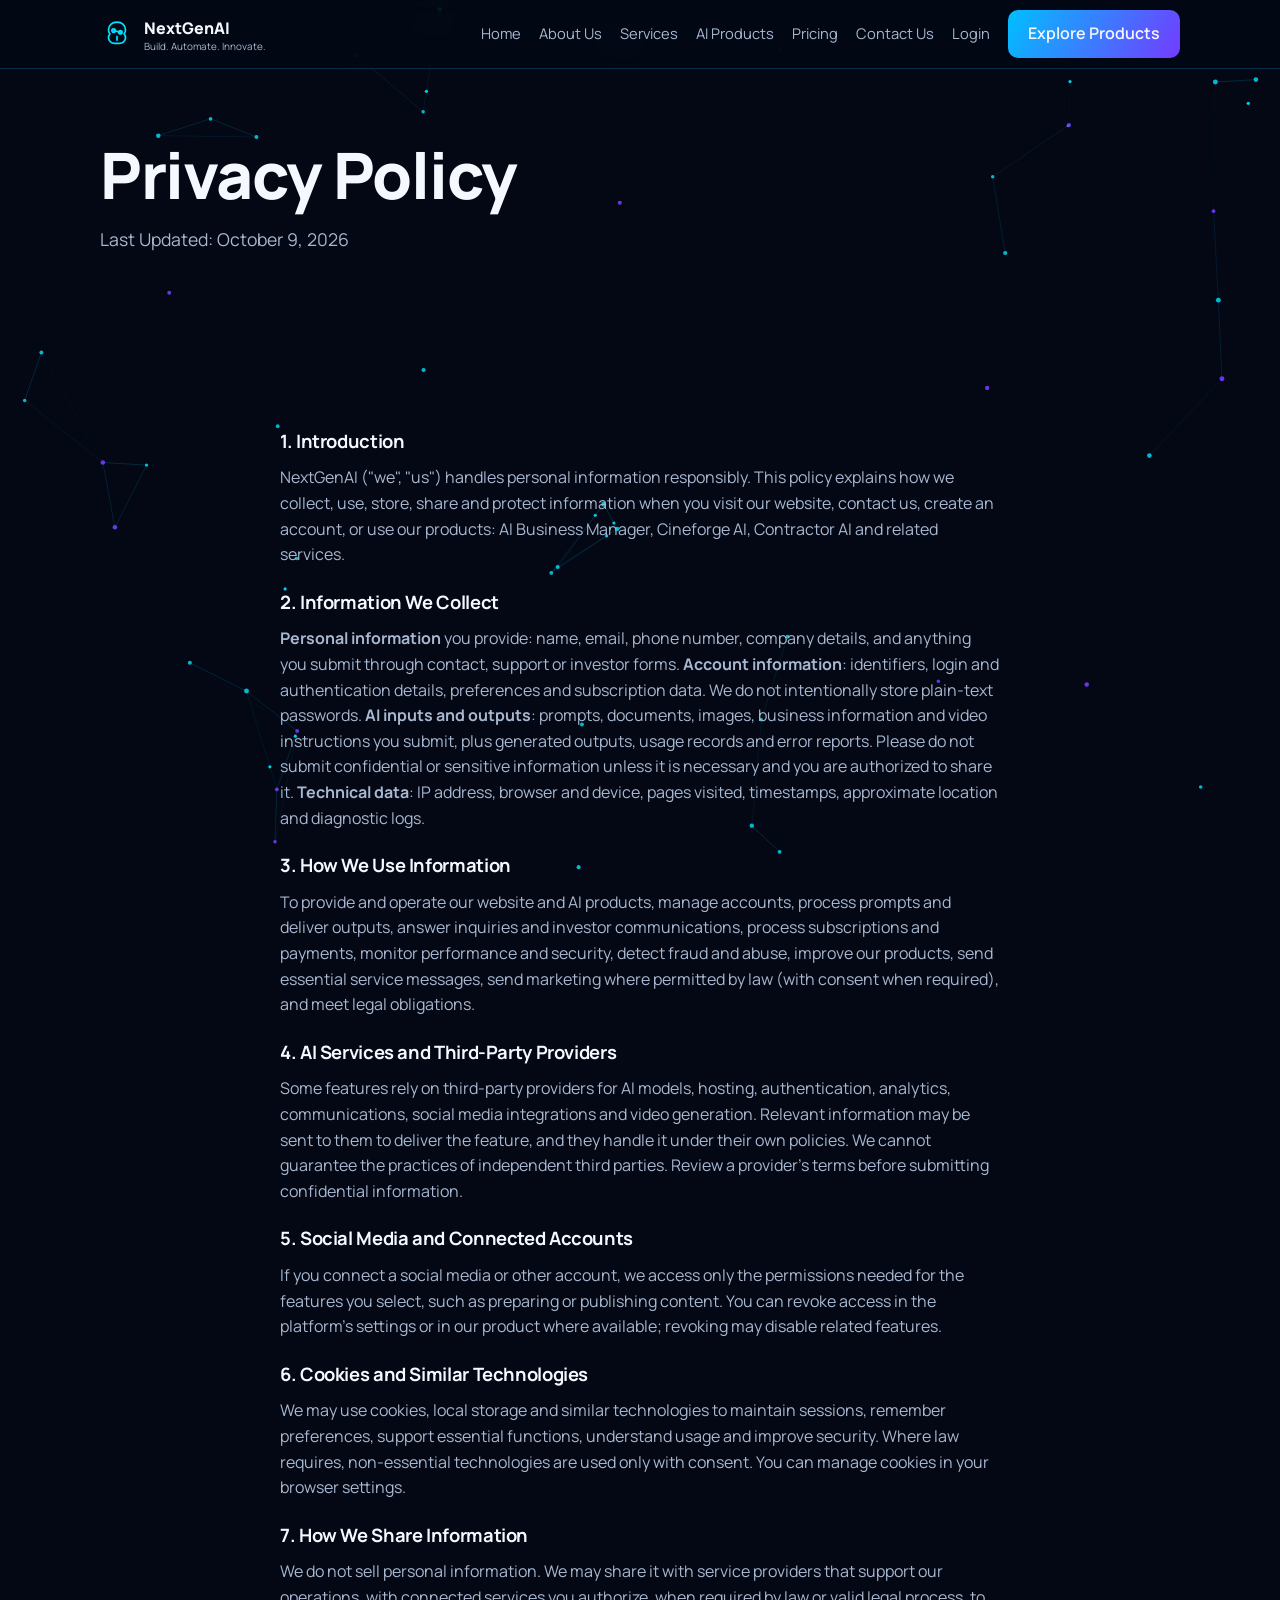
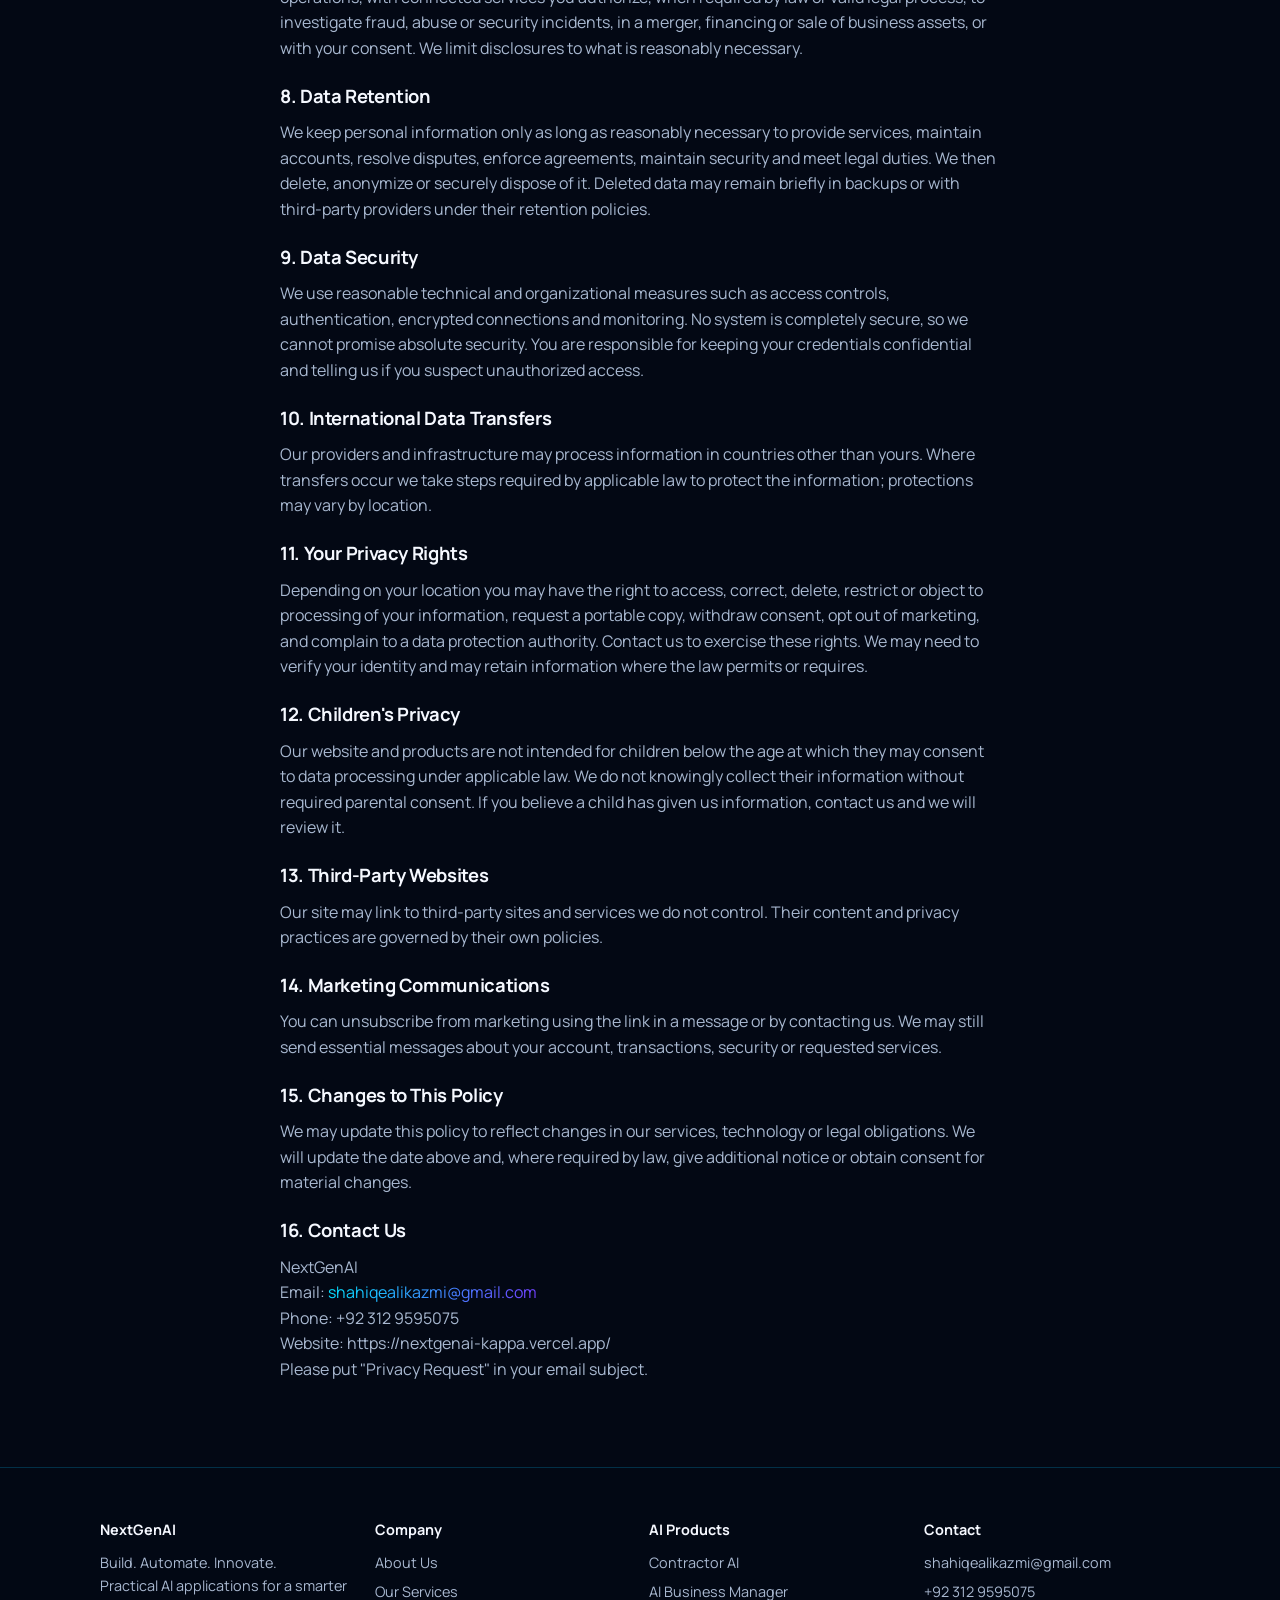
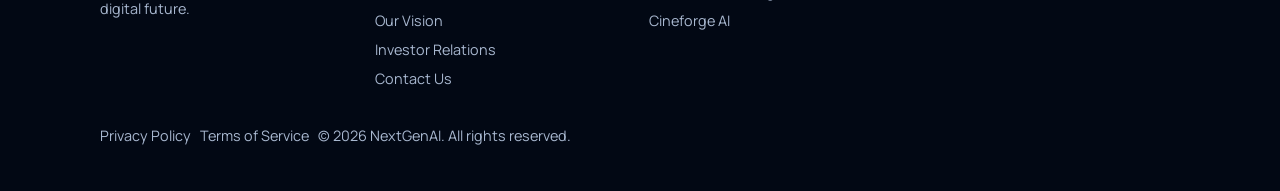
<file: privacy.html>
<!DOCTYPE html><html lang="en"><head><meta charset="utf-8"><meta name="viewport" content="width=device-width,initial-scale=1"><title>Privacy Policy | NextGenAI</title>
<meta name="description" content="NextGenAI builds practical AI applications for lead management, business automation and AI video creation."><meta property="og:title" content="Privacy Policy | NextGenAI"><meta property="og:type" content="website"><meta property="og:url" content="https://nextgenai-kappa.vercel.app/privacy">
<link rel="icon" href="data:image/svg+xml,%3Csvg xmlns=%27http://www.w3.org/2000/svg%27 viewBox=%270 0 10 10%27%3E%3Ctext y=%279%27 font-size=%279%27%3E%F0%9F%A7%A0%3C/text%3E%3C/svg%3E"><link rel="stylesheet" href="https://fonts.googleapis.com/css2?family=Manrope:wght@400;600;800&display=swap"><link rel="stylesheet" href="/style.css"></head><body>
<canvas id="bg" aria-hidden="true"></canvas><header><nav aria-label="Main"><div class="w"><a class="logo" href="/" aria-label="NextGenAI home"><svg width="34" height="34" viewBox="0 0 40 40" fill="none" stroke="#00E5FF" stroke-width="2" aria-hidden="true"><path d="M20 6c-6 0-10 4-10 9 0 2 .6 3.600 1.600 5-1 1.200-1.600 2.800-1.600 4.500 0 4 3.500 6.500 7 6.500h6c3.500 0 7-2.500 7-6.500 0-1.700-.6-3.300-1.600-4.500 1-1.400 1.600-3 1.600-5 0-5-4-9-10-9z"/><circle cx="16" cy="16" r="2" fill="#743BFF"/><circle cx="24" cy="18" r="2" fill="#00BFFF"/><path d="M16 16l8 2M20 22v6"/></svg><span>NextGenAI<small>Build. Automate. Innovate.</small></span></a><button id="mb" aria-expanded="false" aria-controls="lk">Menu</button><div class="links" id="lk"><a href="/">Home</a><a href="/about">About Us</a><a href="/services">Services</a><a href="/products">AI Products</a><a href="/pricing">Pricing</a><a href="/contact">Contact Us</a><a href="https://ai-business-manager-alpha.vercel.app/login" target="_blank" rel="noopener">Login</a></div><a class="btn p" href="/products">Explore Products</a></div></nav></header>
<main><section><div class="w"><h1>Privacy Policy</h1><p class="lead">Last Updated: October 9, 2026</p></div></section><section><div class="w doc"><h3>1. Introduction</h3><p>NextGenAI ("we", "us") handles personal information responsibly. This policy explains how we collect, use, store, share and protect information when you visit our website, contact us, create an account, or use our products: AI Business Manager, Cineforge AI, Contractor AI and related services.</p><h3>2. Information We Collect</h3><p><b>Personal information</b> you provide: name, email, phone number, company details, and anything you submit through contact, support or investor forms. <b>Account information</b>: identifiers, login and authentication details, preferences and subscription data. We do not intentionally store plain-text passwords. <b>AI inputs and outputs</b>: prompts, documents, images, business information and video instructions you submit, plus generated outputs, usage records and error reports. Please do not submit confidential or sensitive information unless it is necessary and you are authorized to share it. <b>Technical data</b>: IP address, browser and device, pages visited, timestamps, approximate location and diagnostic logs.</p><h3>3. How We Use Information</h3><p>To provide and operate our website and AI products, manage accounts, process prompts and deliver outputs, answer inquiries and investor communications, process subscriptions and payments, monitor performance and security, detect fraud and abuse, improve our products, send essential service messages, send marketing where permitted by law (with consent when required), and meet legal obligations.</p><h3>4. AI Services and Third-Party Providers</h3><p>Some features rely on third-party providers for AI models, hosting, authentication, analytics, communications, social media integrations and video generation. Relevant information may be sent to them to deliver the feature, and they handle it under their own policies. We cannot guarantee the practices of independent third parties. Review a provider's terms before submitting confidential information.</p><h3>5. Social Media and Connected Accounts</h3><p>If you connect a social media or other account, we access only the permissions needed for the features you select, such as preparing or publishing content. You can revoke access in the platform's settings or in our product where available; revoking may disable related features.</p><h3>6. Cookies and Similar Technologies</h3><p>We may use cookies, local storage and similar technologies to maintain sessions, remember preferences, support essential functions, understand usage and improve security. Where law requires, non-essential technologies are used only with consent. You can manage cookies in your browser settings.</p><h3>7. How We Share Information</h3><p>We do not sell personal information. We may share it with service providers that support our operations, with connected services you authorize, when required by law or valid legal process, to investigate fraud, abuse or security incidents, in a merger, financing or sale of business assets, or with your consent. We limit disclosures to what is reasonably necessary.</p><h3>8. Data Retention</h3><p>We keep personal information only as long as reasonably necessary to provide services, maintain accounts, resolve disputes, enforce agreements, maintain security and meet legal duties. We then delete, anonymize or securely dispose of it. Deleted data may remain briefly in backups or with third-party providers under their retention policies.</p><h3>9. Data Security</h3><p>We use reasonable technical and organizational measures such as access controls, authentication, encrypted connections and monitoring. No system is completely secure, so we cannot promise absolute security. You are responsible for keeping your credentials confidential and telling us if you suspect unauthorized access.</p><h3>10. International Data Transfers</h3><p>Our providers and infrastructure may process information in countries other than yours. Where transfers occur we take steps required by applicable law to protect the information; protections may vary by location.</p><h3>11. Your Privacy Rights</h3><p>Depending on your location you may have the right to access, correct, delete, restrict or object to processing of your information, request a portable copy, withdraw consent, opt out of marketing, and complain to a data protection authority. Contact us to exercise these rights. We may need to verify your identity and may retain information where the law permits or requires.</p><h3>12. Children's Privacy</h3><p>Our website and products are not intended for children below the age at which they may consent to data processing under applicable law. We do not knowingly collect their information without required parental consent. If you believe a child has given us information, contact us and we will review it.</p><h3>13. Third-Party Websites</h3><p>Our site may link to third-party sites and services we do not control. Their content and privacy practices are governed by their own policies.</p><h3>14. Marketing Communications</h3><p>You can unsubscribe from marketing using the link in a message or by contacting us. We may still send essential messages about your account, transactions, security or requested services.</p><h3>15. Changes to This Policy</h3><p>We may update this policy to reflect changes in our services, technology or legal obligations. We will update the date above and, where required by law, give additional notice or obtain consent for material changes.</p><h3>16. Contact Us</h3><p>NextGenAI<br>Email: <a class='g' href='mailto:shahiqealikazmi@gmail.com'>shahiqealikazmi@gmail.com</a><br>Phone: +92 312 9595075<br>Website: https://nextgenai-kappa.vercel.app/<br>Please put "Privacy Request" in your email subject.</p></div></section></main><footer><div class="w"><div class="grid"><div><h4>NextGenAI</h4><p>Build. Automate. Innovate.<br>Practical AI applications for a smarter digital future.</p></div><div><h4>Company</h4><a href="/about">About Us</a><a href="/services">Our Services</a><a href="/about#vision">Our Vision</a><a href="/contact#invest">Investor Relations</a><a href="/contact">Contact Us</a></div><div><h4>AI Products</h4><a href="https://contractorai-nine.vercel.app/" target="_blank" rel="noopener">Contractor AI</a><a href="https://ai-business-manager-alpha.vercel.app/login" target="_blank" rel="noopener">AI Business Manager</a><a href="https://cineforge-ai-zeta.vercel.app/" target="_blank" rel="noopener">Cineforge AI</a></div><div><h4>Contact</h4><a href="mailto:shahiqealikazmi@gmail.com">shahiqealikazmi@gmail.com</a><a href="tel:+923129595075">+92 312 9595075</a></div></div>
<p style="margin-top:28px"><a href="/privacy" style="display:inline">Privacy Policy</a> &nbsp; <a href="/terms" style="display:inline">Terms of Service</a> &nbsp; © <span id="yr"></span> NextGenAI. All rights reserved.</p></div></footer><div id="vm" hidden role="dialog" aria-modal="true" aria-label="Product demo video"><div class="vb"><button type="button" id="vx" aria-label="Close video">&times;</button><div id="vf"></div></div></div><script src="/app.js"></script></body></html>
</file>
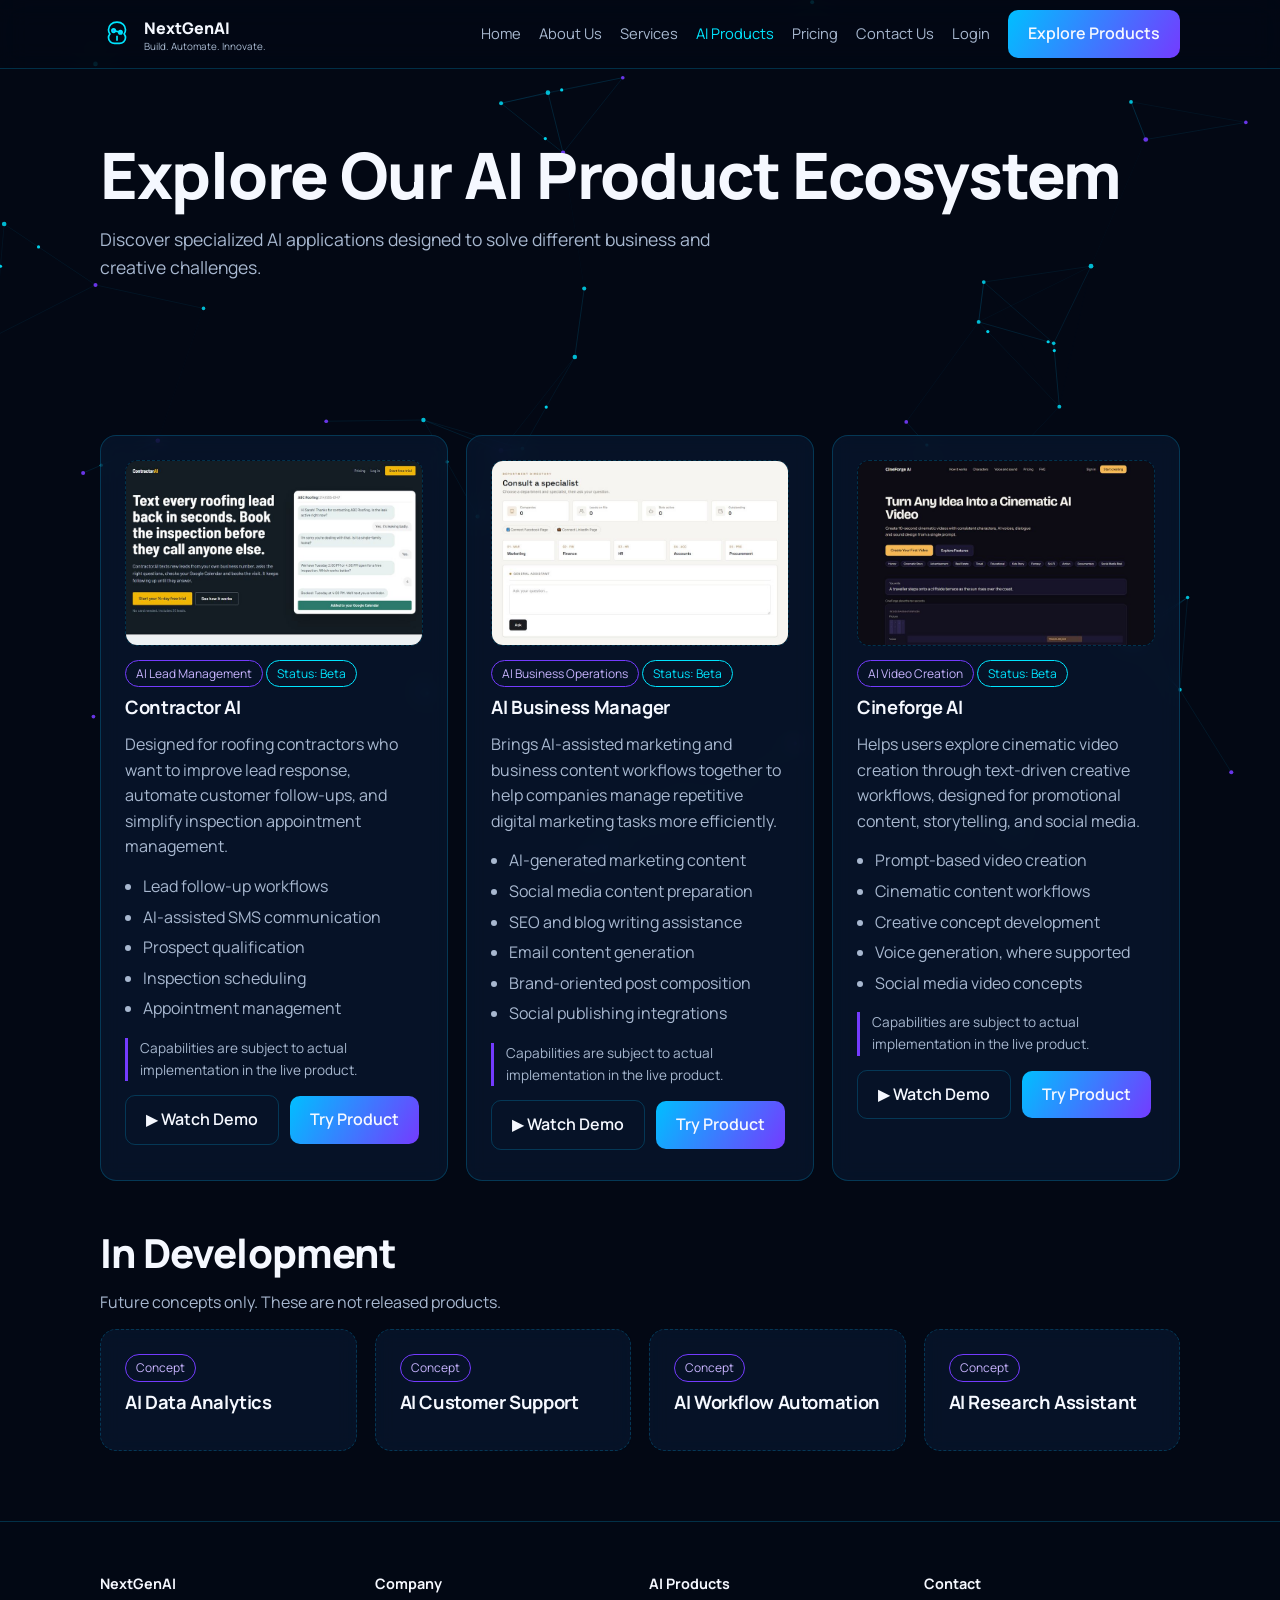
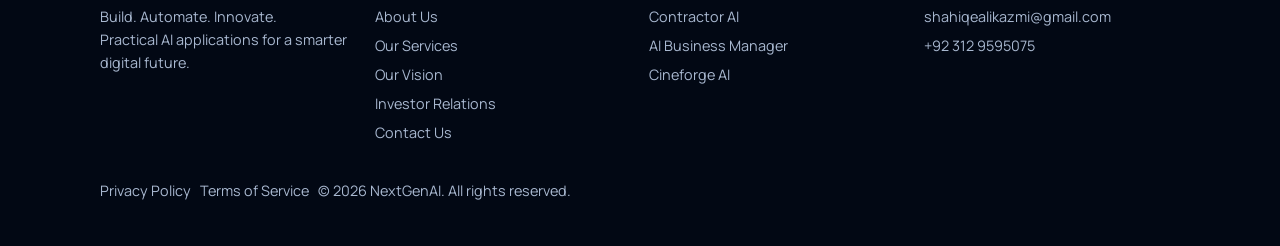
<file: products (1).html>
<!DOCTYPE html><html lang="en"><head><meta charset="utf-8"><meta name="viewport" content="width=device-width,initial-scale=1"><title>Explore AI Products | Contractor AI, Business Manager & Cineforge</title>
<meta name="description" content="NextGenAI builds practical AI applications for lead management, business automation and AI video creation."><meta property="og:title" content="Explore AI Products | Contractor AI, Business Manager & Cineforge"><meta property="og:type" content="website"><meta property="og:url" content="https://nextgenai-kappa.vercel.app/products">
<link rel="icon" href="data:image/svg+xml,%3Csvg xmlns=%27http://www.w3.org/2000/svg%27 viewBox=%270 0 10 10%27%3E%3Ctext y=%279%27 font-size=%279%27%3E%F0%9F%A7%A0%3C/text%3E%3C/svg%3E"><link rel="stylesheet" href="https://fonts.googleapis.com/css2?family=Manrope:wght@400;600;800&display=swap"><link rel="stylesheet" href="/style.css"></head><body>
<canvas id="bg" aria-hidden="true"></canvas><header><nav aria-label="Main"><div class="w"><a class="logo" href="/" aria-label="NextGenAI home"><svg width="34" height="34" viewBox="0 0 40 40" fill="none" stroke="#00E5FF" stroke-width="2" aria-hidden="true"><path d="M20 6c-6 0-10 4-10 9 0 2 .6 3.600 1.600 5-1 1.200-1.600 2.800-1.600 4.500 0 4 3.500 6.500 7 6.500h6c3.500 0 7-2.500 7-6.500 0-1.700-.6-3.300-1.600-4.500 1-1.400 1.600-3 1.600-5 0-5-4-9-10-9z"/><circle cx="16" cy="16" r="2" fill="#743BFF"/><circle cx="24" cy="18" r="2" fill="#00BFFF"/><path d="M16 16l8 2M20 22v6"/></svg><span>NextGenAI<small>Build. Automate. Innovate.</small></span></a><button id="mb" aria-expanded="false" aria-controls="lk">Menu</button><div class="links" id="lk"><a href="/">Home</a><a href="/about">About Us</a><a href="/services">Services</a><a href="/products" class=on aria-current=page>AI Products</a><a href="/pricing">Pricing</a><a href="/contact">Contact Us</a><a href="https://ai-business-manager-alpha.vercel.app/login" target="_blank" rel="noopener">Login</a></div><a class="btn p" href="/products">Explore Products</a></div></nav></header>
<main><section><div class="w"><h1>Explore Our AI Product Ecosystem</h1><p class="lead">Discover specialized AI applications designed to solve different business and creative challenges.</p></div></section><section><div class="w"><div class="grid"><div class="card"><div class="shot"><span>Contractor AI<br>screenshot</span><img src="/contractor-ai.jpg" alt="Contractor AI product screenshot" loading="lazy" onerror="this.remove()"></div><span class="tag">AI Lead Management</span> <span class="tag" style="border-color:var(--cyan);color:var(--cyan)">Status: Beta</span><h3>Contractor AI</h3><p>Designed for roofing contractors who want to improve lead response, automate customer follow-ups, and simplify inspection appointment management.</p><ul><li>Lead follow-up workflows</li><li>AI-assisted SMS communication</li><li>Prospect qualification</li><li>Inspection scheduling</li><li>Appointment management</li></ul><p class="note">Capabilities are subject to actual implementation in the live product.</p><button class="btn" type="button" data-yt="tNHEoTeff9o" data-v=1>&#9654; Watch Demo</button> <a class="btn p" href="https://contractorai-nine.vercel.app/" target="_blank" rel="noopener">Try Product</a></div><div class="card"><div class="shot"><span>AI Business Manager<br>screenshot</span><img src="/business-manager.jpg" alt="AI Business Manager product screenshot" loading="lazy" onerror="this.remove()"></div><span class="tag">AI Business Operations</span> <span class="tag" style="border-color:var(--cyan);color:var(--cyan)">Status: Beta</span><h3>AI Business Manager</h3><p>Brings AI-assisted marketing and business content workflows together to help companies manage repetitive digital marketing tasks more efficiently.</p><ul><li>AI-generated marketing content</li><li>Social media content preparation</li><li>SEO and blog writing assistance</li><li>Email content generation</li><li>Brand-oriented post composition</li><li>Social publishing integrations</li></ul><p class="note">Capabilities are subject to actual implementation in the live product.</p><button class="btn" type="button" data-yt="Bd-15ptoWt8">&#9654; Watch Demo</button> <a class="btn p" href="https://ai-business-manager-alpha.vercel.app/login" target="_blank" rel="noopener">Try Product</a></div><div class="card"><div class="shot"><span>Cineforge AI<br>screenshot</span><img src="/cineforge-ai.jpg" alt="Cineforge AI product screenshot" loading="lazy" onerror="this.remove()"></div><span class="tag">AI Video Creation</span> <span class="tag" style="border-color:var(--cyan);color:var(--cyan)">Status: Beta</span><h3>Cineforge AI</h3><p>Helps users explore cinematic video creation through text-driven creative workflows, designed for promotional content, storytelling, and social media.</p><ul><li>Prompt-based video creation</li><li>Cinematic content workflows</li><li>Creative concept development</li><li>Voice generation, where supported</li><li>Social media video concepts</li></ul><p class="note">Capabilities are subject to actual implementation in the live product.</p><button class="btn" type="button" data-yt="-tIBgOhHvDQ">&#9654; Watch Demo</button> <a class="btn p" href="https://cineforge-ai-zeta.vercel.app/" target="_blank" rel="noopener">Try Product</a></div></div><h2 style="margin-top:50px">In Development</h2><p>Future concepts only. These are not released products.</p><div class="grid"><div class="card dev"><span class="tag">Concept</span><h3>AI Data Analytics</h3></div><div class="card dev"><span class="tag">Concept</span><h3>AI Customer Support</h3></div><div class="card dev"><span class="tag">Concept</span><h3>AI Workflow Automation</h3></div><div class="card dev"><span class="tag">Concept</span><h3>AI Research Assistant</h3></div></div></div></section></main><footer><div class="w"><div class="grid"><div><h4>NextGenAI</h4><p>Build. Automate. Innovate.<br>Practical AI applications for a smarter digital future.</p></div><div><h4>Company</h4><a href="/about">About Us</a><a href="/services">Our Services</a><a href="/about#vision">Our Vision</a><a href="/contact#invest">Investor Relations</a><a href="/contact">Contact Us</a></div><div><h4>AI Products</h4><a href="https://contractorai-nine.vercel.app/" target="_blank" rel="noopener">Contractor AI</a><a href="https://ai-business-manager-alpha.vercel.app/login" target="_blank" rel="noopener">AI Business Manager</a><a href="https://cineforge-ai-zeta.vercel.app/" target="_blank" rel="noopener">Cineforge AI</a></div><div><h4>Contact</h4><a href="mailto:shahiqealikazmi@gmail.com">shahiqealikazmi@gmail.com</a><a href="tel:+923129595075">+92 312 9595075</a></div></div>
<p style="margin-top:28px"><a href="/privacy" style="display:inline">Privacy Policy</a> &nbsp; <a href="/terms" style="display:inline">Terms of Service</a> &nbsp; © <span id="yr"></span> NextGenAI. All rights reserved.</p></div></footer><div id="vm" hidden role="dialog" aria-modal="true" aria-label="Product demo video"><div class="vb"><button type="button" id="vx" aria-label="Close video">&times;</button><div id="vf"></div></div></div><script src="/app.js"></script></body></html>
</file>
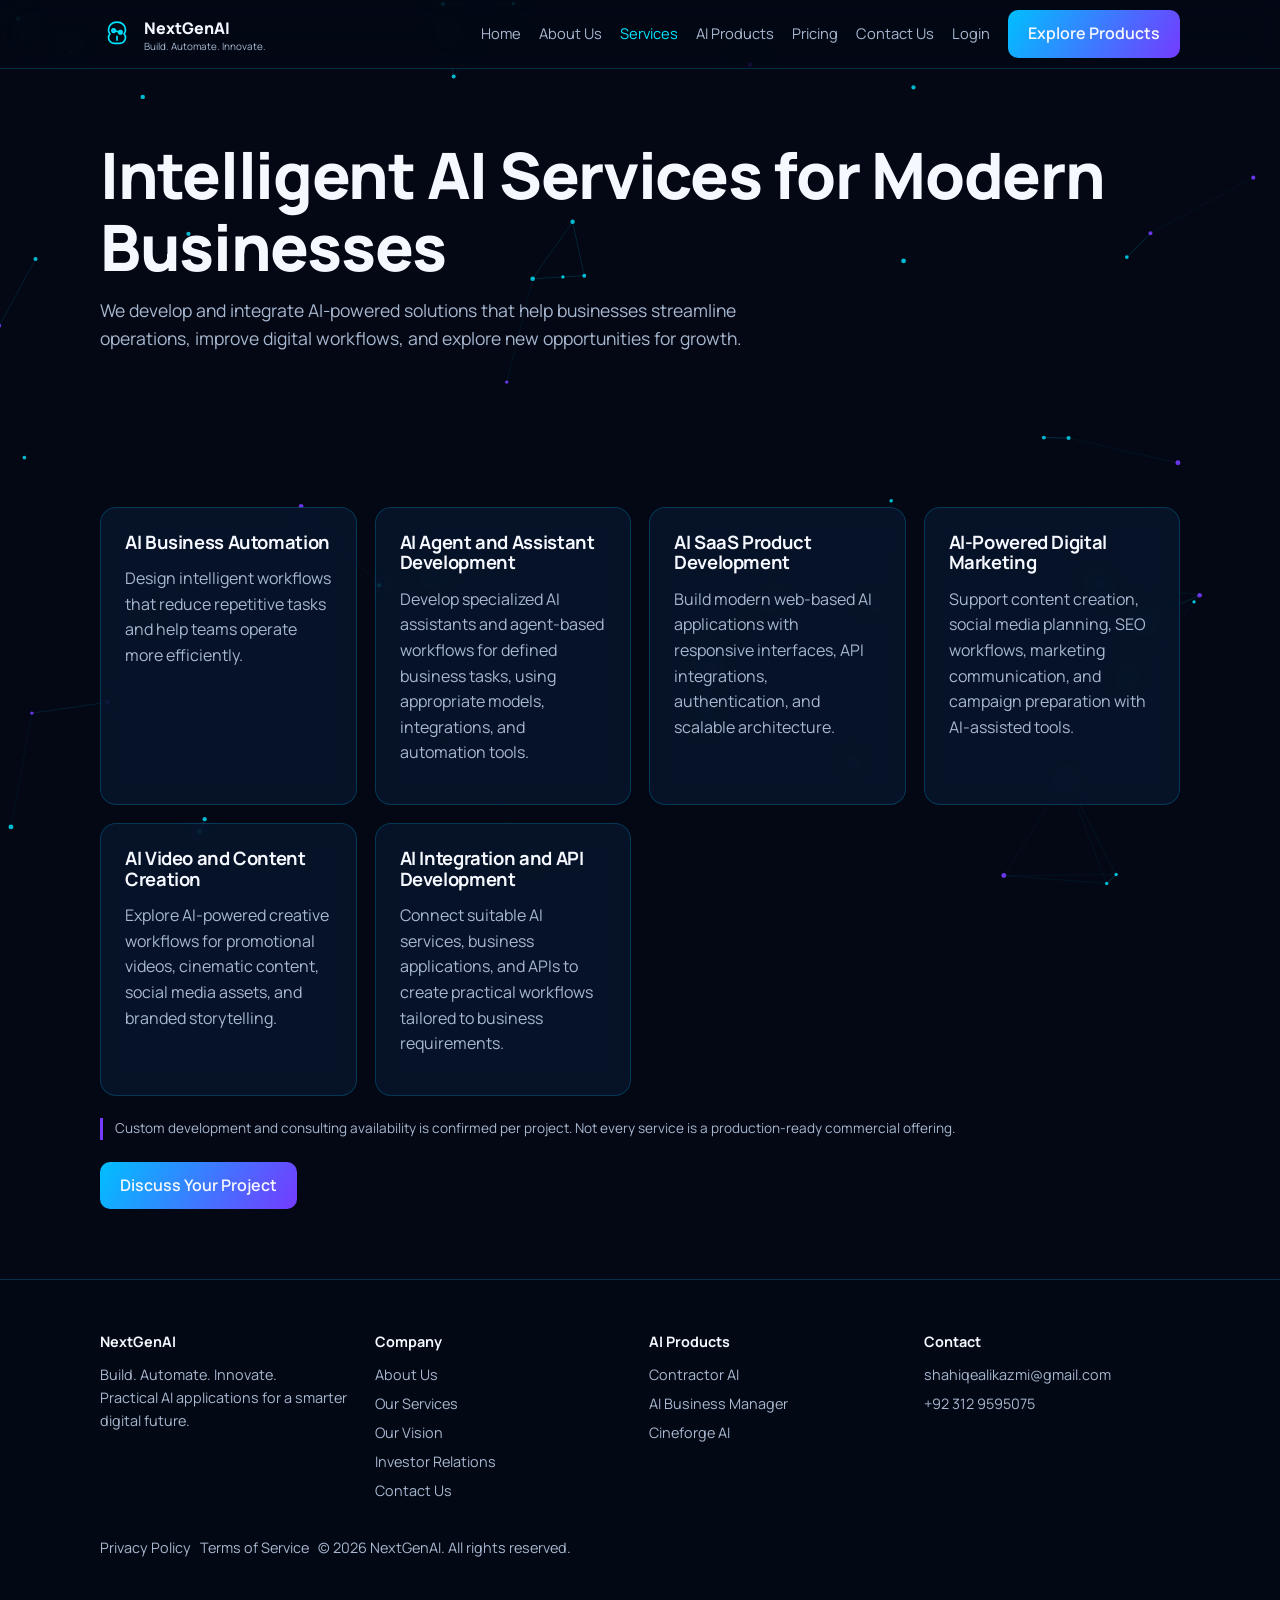
<file: services.html>
<!DOCTYPE html><html lang="en"><head><meta charset="utf-8"><meta name="viewport" content="width=device-width,initial-scale=1"><title>AI Development & Automation Services | NextGenAI</title>
<meta name="description" content="NextGenAI builds practical AI applications for lead management, business automation and AI video creation."><meta property="og:title" content="AI Development & Automation Services | NextGenAI"><meta property="og:type" content="website"><meta property="og:url" content="https://nextgenai-kappa.vercel.app/services">
<link rel="icon" href="data:image/svg+xml,%3Csvg xmlns=%27http://www.w3.org/2000/svg%27 viewBox=%270 0 10 10%27%3E%3Ctext y=%279%27 font-size=%279%27%3E%F0%9F%A7%A0%3C/text%3E%3C/svg%3E"><link rel="stylesheet" href="https://fonts.googleapis.com/css2?family=Manrope:wght@400;600;800&display=swap"><link rel="stylesheet" href="/style.css"></head><body>
<canvas id="bg" aria-hidden="true"></canvas><header><nav aria-label="Main"><div class="w"><a class="logo" href="/" aria-label="NextGenAI home"><svg width="34" height="34" viewBox="0 0 40 40" fill="none" stroke="#00E5FF" stroke-width="2" aria-hidden="true"><path d="M20 6c-6 0-10 4-10 9 0 2 .6 3.600 1.600 5-1 1.200-1.600 2.800-1.600 4.500 0 4 3.500 6.500 7 6.500h6c3.500 0 7-2.500 7-6.500 0-1.700-.6-3.300-1.600-4.500 1-1.400 1.600-3 1.600-5 0-5-4-9-10-9z"/><circle cx="16" cy="16" r="2" fill="#743BFF"/><circle cx="24" cy="18" r="2" fill="#00BFFF"/><path d="M16 16l8 2M20 22v6"/></svg><span>NextGenAI<small>Build. Automate. Innovate.</small></span></a><button id="mb" aria-expanded="false" aria-controls="lk">Menu</button><div class="links" id="lk"><a href="/">Home</a><a href="/about">About Us</a><a href="/services" class=on aria-current=page>Services</a><a href="/products">AI Products</a><a href="/pricing">Pricing</a><a href="/contact">Contact Us</a><a href="https://ai-business-manager-alpha.vercel.app/login" target="_blank" rel="noopener">Login</a></div><a class="btn p" href="/products">Explore Products</a></div></nav></header>
<main><section><div class="w"><h1>Intelligent AI Services for Modern Businesses</h1><p class="lead">We develop and integrate AI-powered solutions that help businesses streamline operations, improve digital workflows, and explore new opportunities for growth.</p></div></section><section><div class="w"><div class="grid"><div class="card"><h3>AI Business Automation</h3><p>Design intelligent workflows that reduce repetitive tasks and help teams operate more efficiently.</p></div><div class="card"><h3>AI Agent and Assistant Development</h3><p>Develop specialized AI assistants and agent-based workflows for defined business tasks, using appropriate models, integrations, and automation tools.</p></div><div class="card"><h3>AI SaaS Product Development</h3><p>Build modern web-based AI applications with responsive interfaces, API integrations, authentication, and scalable architecture.</p></div><div class="card"><h3>AI-Powered Digital Marketing</h3><p>Support content creation, social media planning, SEO workflows, marketing communication, and campaign preparation with AI-assisted tools.</p></div><div class="card"><h3>AI Video and Content Creation</h3><p>Explore AI-powered creative workflows for promotional videos, cinematic content, social media assets, and branded storytelling.</p></div><div class="card"><h3>AI Integration and API Development</h3><p>Connect suitable AI services, business applications, and APIs to create practical workflows tailored to business requirements.</p></div></div><p class="note" style="margin:22px 0">Custom development and consulting availability is confirmed per project. Not every service is a production-ready commercial offering.</p><a class="btn p" href="/contact">Discuss Your Project</a></div></section></main><footer><div class="w"><div class="grid"><div><h4>NextGenAI</h4><p>Build. Automate. Innovate.<br>Practical AI applications for a smarter digital future.</p></div><div><h4>Company</h4><a href="/about">About Us</a><a href="/services">Our Services</a><a href="/about#vision">Our Vision</a><a href="/contact#invest">Investor Relations</a><a href="/contact">Contact Us</a></div><div><h4>AI Products</h4><a href="https://contractorai-nine.vercel.app/" target="_blank" rel="noopener">Contractor AI</a><a href="https://ai-business-manager-alpha.vercel.app/login" target="_blank" rel="noopener">AI Business Manager</a><a href="https://cineforge-ai-zeta.vercel.app/" target="_blank" rel="noopener">Cineforge AI</a></div><div><h4>Contact</h4><a href="mailto:shahiqealikazmi@gmail.com">shahiqealikazmi@gmail.com</a><a href="tel:+923129595075">+92 312 9595075</a></div></div>
<p style="margin-top:28px"><a href="/privacy" style="display:inline">Privacy Policy</a> &nbsp; <a href="/terms" style="display:inline">Terms of Service</a> &nbsp; © <span id="yr"></span> NextGenAI. All rights reserved.</p></div></footer><div id="vm" hidden role="dialog" aria-modal="true" aria-label="Product demo video"><div class="vb"><button type="button" id="vx" aria-label="Close video">&times;</button><div id="vf"></div></div></div><script src="/app.js"></script></body></html>
</file>
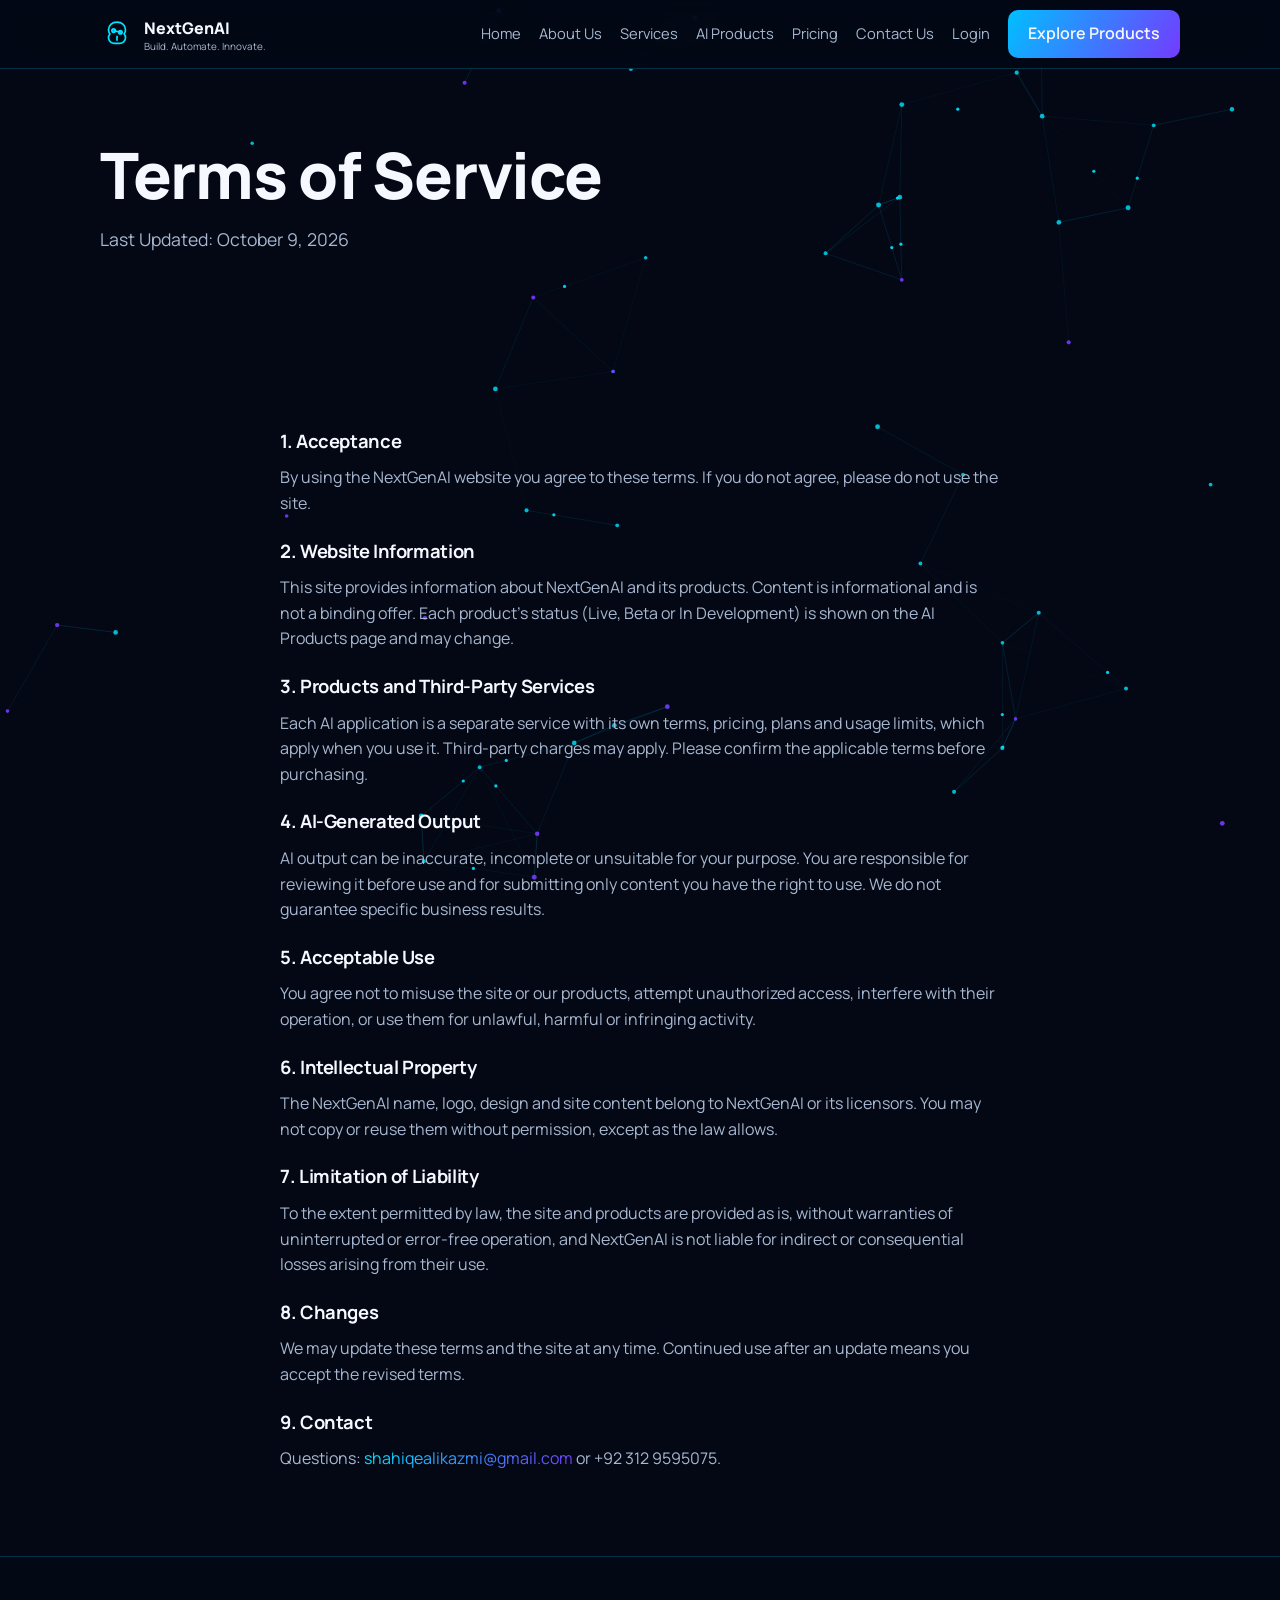
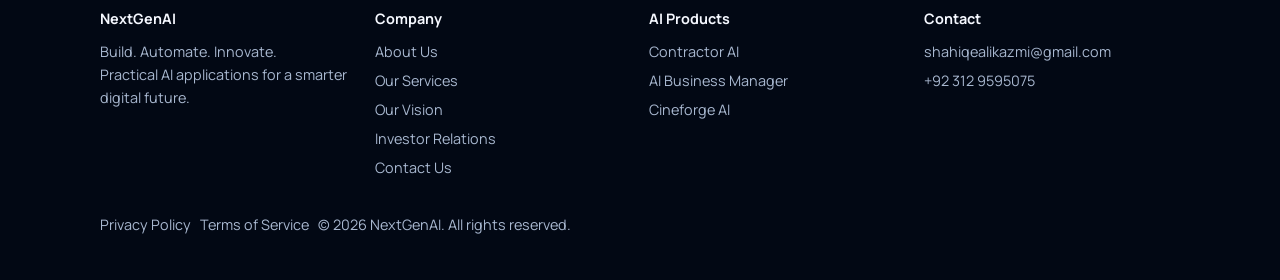
<file: terms.html>
<!DOCTYPE html><html lang="en"><head><meta charset="utf-8"><meta name="viewport" content="width=device-width,initial-scale=1"><title>Terms of Service | NextGenAI</title>
<meta name="description" content="NextGenAI builds practical AI applications for lead management, business automation and AI video creation."><meta property="og:title" content="Terms of Service | NextGenAI"><meta property="og:type" content="website"><meta property="og:url" content="https://nextgenai-kappa.vercel.app/terms">
<link rel="icon" href="data:image/svg+xml,%3Csvg xmlns=%27http://www.w3.org/2000/svg%27 viewBox=%270 0 10 10%27%3E%3Ctext y=%279%27 font-size=%279%27%3E%F0%9F%A7%A0%3C/text%3E%3C/svg%3E"><link rel="stylesheet" href="https://fonts.googleapis.com/css2?family=Manrope:wght@400;600;800&display=swap"><link rel="stylesheet" href="/style.css"></head><body>
<canvas id="bg" aria-hidden="true"></canvas><header><nav aria-label="Main"><div class="w"><a class="logo" href="/" aria-label="NextGenAI home"><svg width="34" height="34" viewBox="0 0 40 40" fill="none" stroke="#00E5FF" stroke-width="2" aria-hidden="true"><path d="M20 6c-6 0-10 4-10 9 0 2 .6 3.600 1.600 5-1 1.200-1.600 2.800-1.600 4.500 0 4 3.500 6.500 7 6.500h6c3.500 0 7-2.500 7-6.500 0-1.700-.6-3.300-1.600-4.500 1-1.400 1.600-3 1.600-5 0-5-4-9-10-9z"/><circle cx="16" cy="16" r="2" fill="#743BFF"/><circle cx="24" cy="18" r="2" fill="#00BFFF"/><path d="M16 16l8 2M20 22v6"/></svg><span>NextGenAI<small>Build. Automate. Innovate.</small></span></a><button id="mb" aria-expanded="false" aria-controls="lk">Menu</button><div class="links" id="lk"><a href="/">Home</a><a href="/about">About Us</a><a href="/services">Services</a><a href="/products">AI Products</a><a href="/pricing">Pricing</a><a href="/contact">Contact Us</a><a href="https://ai-business-manager-alpha.vercel.app/login" target="_blank" rel="noopener">Login</a></div><a class="btn p" href="/products">Explore Products</a></div></nav></header>
<main><section><div class="w"><h1>Terms of Service</h1><p class="lead">Last Updated: October 9, 2026</p></div></section><section><div class="w doc"><h3>1. Acceptance</h3><p>By using the NextGenAI website you agree to these terms. If you do not agree, please do not use the site.</p><h3>2. Website Information</h3><p>This site provides information about NextGenAI and its products. Content is informational and is not a binding offer. Each product's status (Live, Beta or In Development) is shown on the AI Products page and may change.</p><h3>3. Products and Third-Party Services</h3><p>Each AI application is a separate service with its own terms, pricing, plans and usage limits, which apply when you use it. Third-party charges may apply. Please confirm the applicable terms before purchasing.</p><h3>4. AI-Generated Output</h3><p>AI output can be inaccurate, incomplete or unsuitable for your purpose. You are responsible for reviewing it before use and for submitting only content you have the right to use. We do not guarantee specific business results.</p><h3>5. Acceptable Use</h3><p>You agree not to misuse the site or our products, attempt unauthorized access, interfere with their operation, or use them for unlawful, harmful or infringing activity.</p><h3>6. Intellectual Property</h3><p>The NextGenAI name, logo, design and site content belong to NextGenAI or its licensors. You may not copy or reuse them without permission, except as the law allows.</p><h3>7. Limitation of Liability</h3><p>To the extent permitted by law, the site and products are provided as is, without warranties of uninterrupted or error-free operation, and NextGenAI is not liable for indirect or consequential losses arising from their use.</p><h3>8. Changes</h3><p>We may update these terms and the site at any time. Continued use after an update means you accept the revised terms.</p><h3>9. Contact</h3><p>Questions: <a class='g' href='mailto:shahiqealikazmi@gmail.com'>shahiqealikazmi@gmail.com</a> or +92 312 9595075.</p></div></section></main><footer><div class="w"><div class="grid"><div><h4>NextGenAI</h4><p>Build. Automate. Innovate.<br>Practical AI applications for a smarter digital future.</p></div><div><h4>Company</h4><a href="/about">About Us</a><a href="/services">Our Services</a><a href="/about#vision">Our Vision</a><a href="/contact#invest">Investor Relations</a><a href="/contact">Contact Us</a></div><div><h4>AI Products</h4><a href="https://contractorai-nine.vercel.app/" target="_blank" rel="noopener">Contractor AI</a><a href="https://ai-business-manager-alpha.vercel.app/login" target="_blank" rel="noopener">AI Business Manager</a><a href="https://cineforge-ai-zeta.vercel.app/" target="_blank" rel="noopener">Cineforge AI</a></div><div><h4>Contact</h4><a href="mailto:shahiqealikazmi@gmail.com">shahiqealikazmi@gmail.com</a><a href="tel:+923129595075">+92 312 9595075</a></div></div>
<p style="margin-top:28px"><a href="/privacy" style="display:inline">Privacy Policy</a> &nbsp; <a href="/terms" style="display:inline">Terms of Service</a> &nbsp; © <span id="yr"></span> NextGenAI. All rights reserved.</p></div></footer><div id="vm" hidden role="dialog" aria-modal="true" aria-label="Product demo video"><div class="vb"><button type="button" id="vx" aria-label="Close video">&times;</button><div id="vf"></div></div></div><script src="/app.js"></script></body></html>
</file>
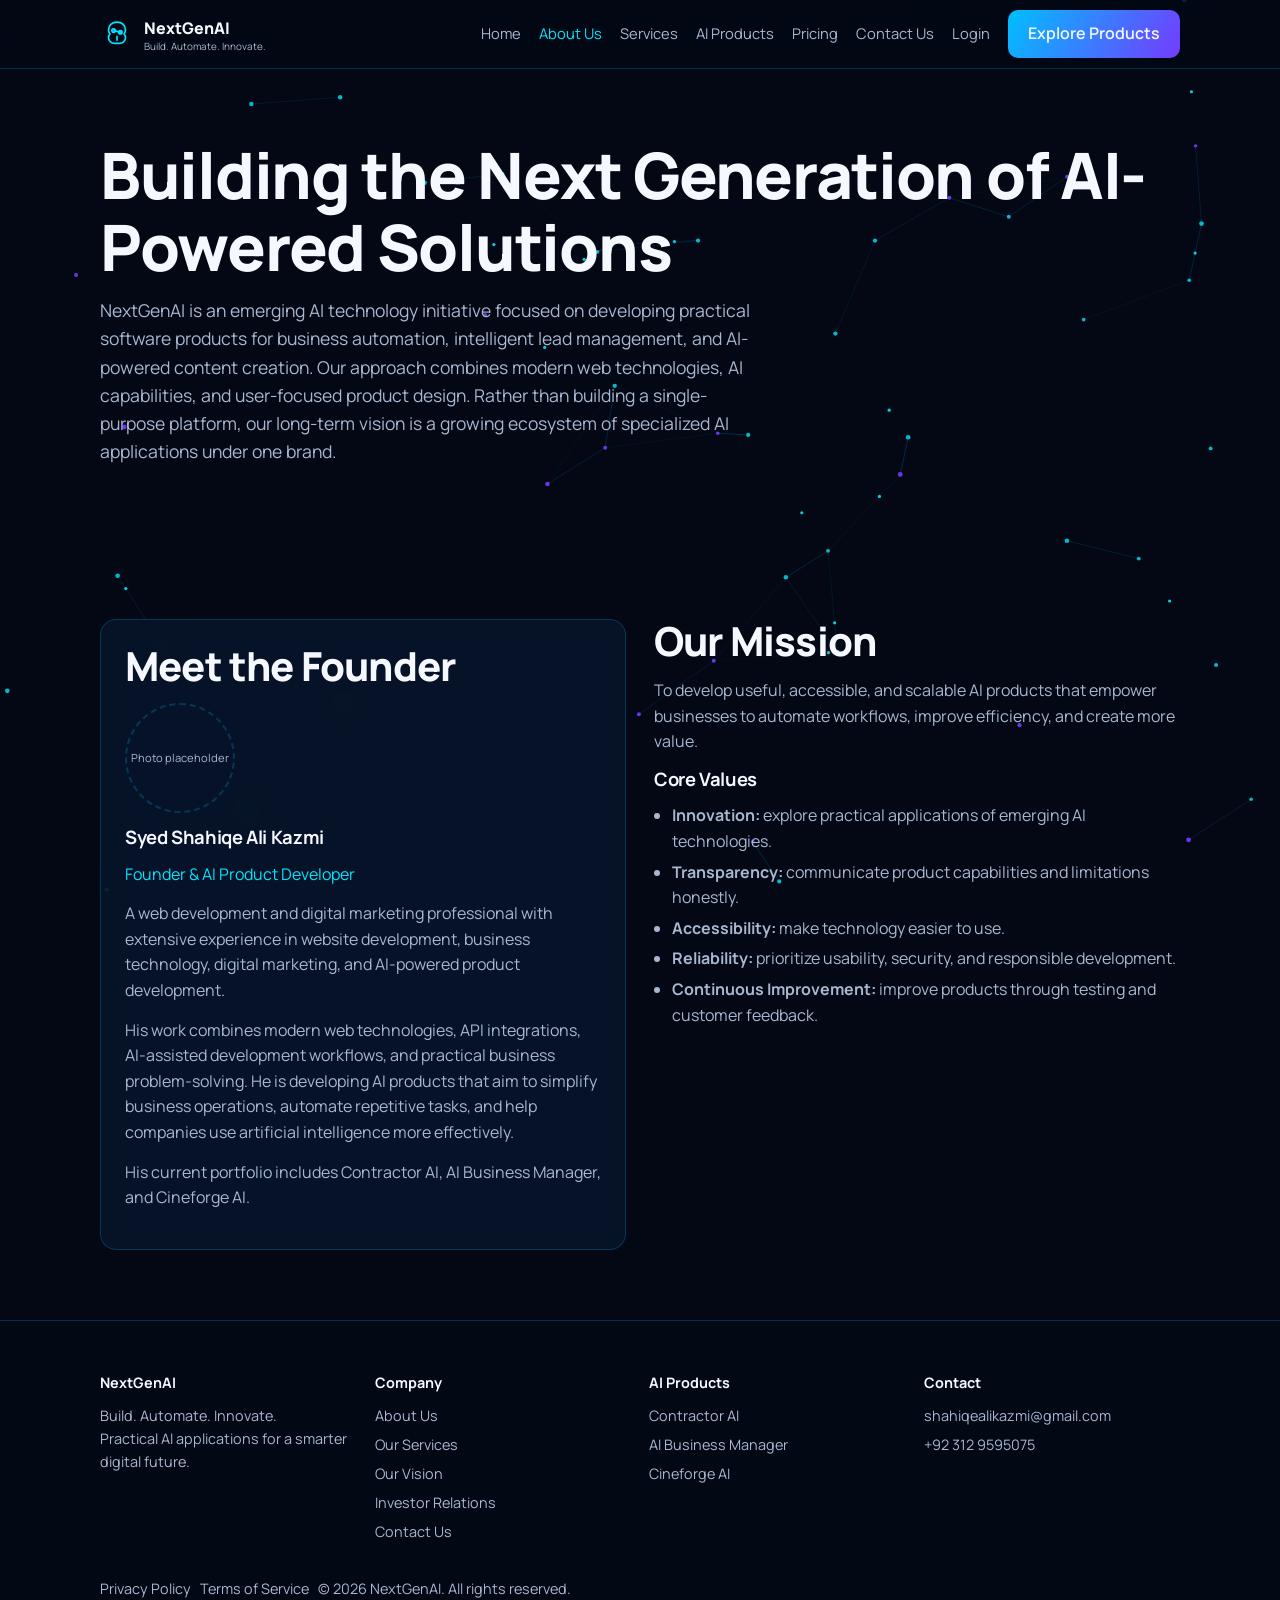
<file: nextgenai/about.html>
<!DOCTYPE html><html lang="en"><head><meta charset="utf-8"><meta name="viewport" content="width=device-width,initial-scale=1"><title>About NextGenAI | Our Mission and AI Product Vision</title>
<meta name="description" content="NextGenAI builds practical AI applications for lead management, business automation and AI video creation."><meta property="og:title" content="About NextGenAI | Our Mission and AI Product Vision"><meta property="og:type" content="website"><meta property="og:url" content="https://YOUR-DOMAIN.vercel.app/about">
<link rel="icon" href="data:image/svg+xml,%3Csvg xmlns=%27http://www.w3.org/2000/svg%27 viewBox=%270 0 10 10%27%3E%3Ctext y=%279%27 font-size=%279%27%3E%F0%9F%A7%A0%3C/text%3E%3C/svg%3E"><link rel="stylesheet" href="https://fonts.googleapis.com/css2?family=Manrope:wght@400;600;800&display=swap"><link rel="stylesheet" href="/style.css"></head><body>
<canvas id="bg" aria-hidden="true"></canvas><header><nav aria-label="Main"><div class="w"><a class="logo" href="/" aria-label="NextGenAI home"><svg width="34" height="34" viewBox="0 0 40 40" fill="none" stroke="#00E5FF" stroke-width="2" aria-hidden="true"><path d="M20 6c-6 0-10 4-10 9 0 2 .6 3.600 1.600 5-1 1.200-1.600 2.800-1.600 4.500 0 4 3.500 6.500 7 6.500h6c3.500 0 7-2.500 7-6.500 0-1.700-.6-3.300-1.600-4.500 1-1.400 1.600-3 1.600-5 0-5-4-9-10-9z"/><circle cx="16" cy="16" r="2" fill="#743BFF"/><circle cx="24" cy="18" r="2" fill="#00BFFF"/><path d="M16 16l8 2M20 22v6"/></svg><span>NextGenAI<small>Build. Automate. Innovate.</small></span></a><button id="mb" aria-expanded="false" aria-controls="lk">Menu</button><div class="links" id="lk"><a href="/">Home</a><a href="/about" class=on aria-current=page>About Us</a><a href="/services">Services</a><a href="/products">AI Products</a><a href="/pricing">Pricing</a><a href="/contact">Contact Us</a><a href="https://ai-business-manager-alpha.vercel.app/login" target="_blank" rel="noopener">Login</a></div><a class="btn p" href="/products">Explore Products</a></div></nav></header>
<main><section><div class="w"><h1>Building the Next Generation of AI-Powered Solutions</h1><p class="lead">NextGenAI is an emerging AI technology initiative focused on developing practical software products for business automation, intelligent lead management, and AI-powered content creation. Our approach combines modern web technologies, AI capabilities, and user-focused product design. Rather than building a single-purpose platform, our long-term vision is a growing ecosystem of specialized AI applications under one brand.</p></div></section><section id="vision"><div class="w two"><div class="card"><h2>Meet the Founder</h2><div class="pic">Photo placeholder</div><h3>Syed Shahiqe Ali Kazmi</h3><p style="color:var(--cyan)">Founder &amp; AI Product Developer</p><p>A web development and digital marketing professional with extensive experience in website development, business technology, digital marketing, and AI-powered product development.</p><p>His work combines modern web technologies, API integrations, AI-assisted development workflows, and practical business problem-solving. He is developing AI products that aim to simplify business operations, automate repetitive tasks, and help companies use artificial intelligence more effectively.</p><p>His current portfolio includes Contractor AI, AI Business Manager, and Cineforge AI.</p></div><div><h2>Our Mission</h2><p>To develop useful, accessible, and scalable AI products that empower businesses to automate workflows, improve efficiency, and create more value.</p><h3>Core Values</h3><ul><li><b>Innovation:</b> explore practical applications of emerging AI technologies.</li><li><b>Transparency:</b> communicate product capabilities and limitations honestly.</li><li><b>Accessibility:</b> make technology easier to use.</li><li><b>Reliability:</b> prioritize usability, security, and responsible development.</li><li><b>Continuous Improvement:</b> improve products through testing and customer feedback.</li></ul></div></div></section></main><footer><div class="w"><div class="grid"><div><h4>NextGenAI</h4><p>Build. Automate. Innovate.<br>Practical AI applications for a smarter digital future.</p></div><div><h4>Company</h4><a href="/about">About Us</a><a href="/services">Our Services</a><a href="/about#vision">Our Vision</a><a href="/contact#invest">Investor Relations</a><a href="/contact">Contact Us</a></div><div><h4>AI Products</h4><a href="https://contractorai-nine.vercel.app/" target="_blank" rel="noopener">Contractor AI</a><a href="https://ai-business-manager-alpha.vercel.app/login" target="_blank" rel="noopener">AI Business Manager</a><a href="https://cineforge-ai-zeta.vercel.app/" target="_blank" rel="noopener">Cineforge AI</a></div><div><h4>Contact</h4><a href="mailto:shahiqealikazmi@gmail.com">shahiqealikazmi@gmail.com</a><a href="tel:+923129595075">+92 312 9595075</a></div></div>
<p style="margin-top:28px"><a href="/privacy" style="display:inline">Privacy Policy</a> &nbsp; <a href="/terms" style="display:inline">Terms of Service</a> &nbsp; © <span id="yr"></span> NextGenAI. All rights reserved.</p></div></footer><script src="/app.js"></script></body></html>
</file>
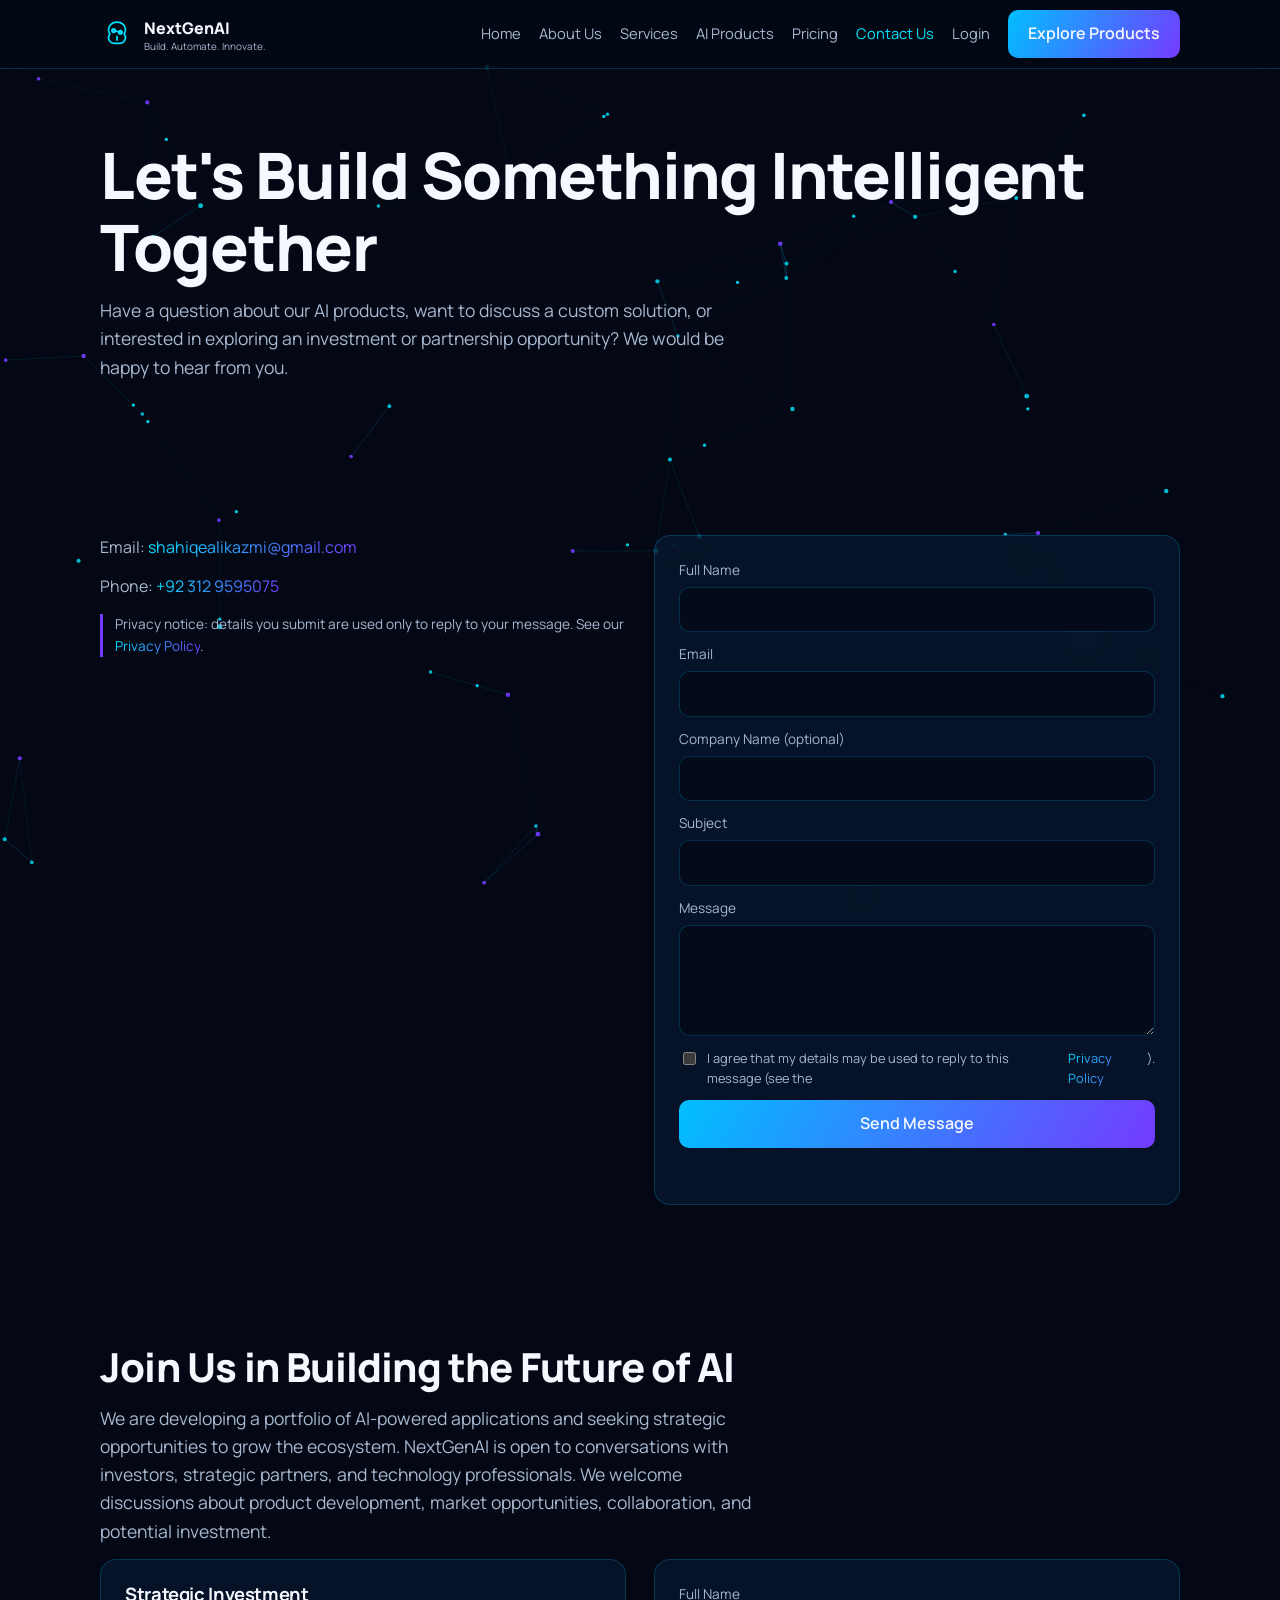
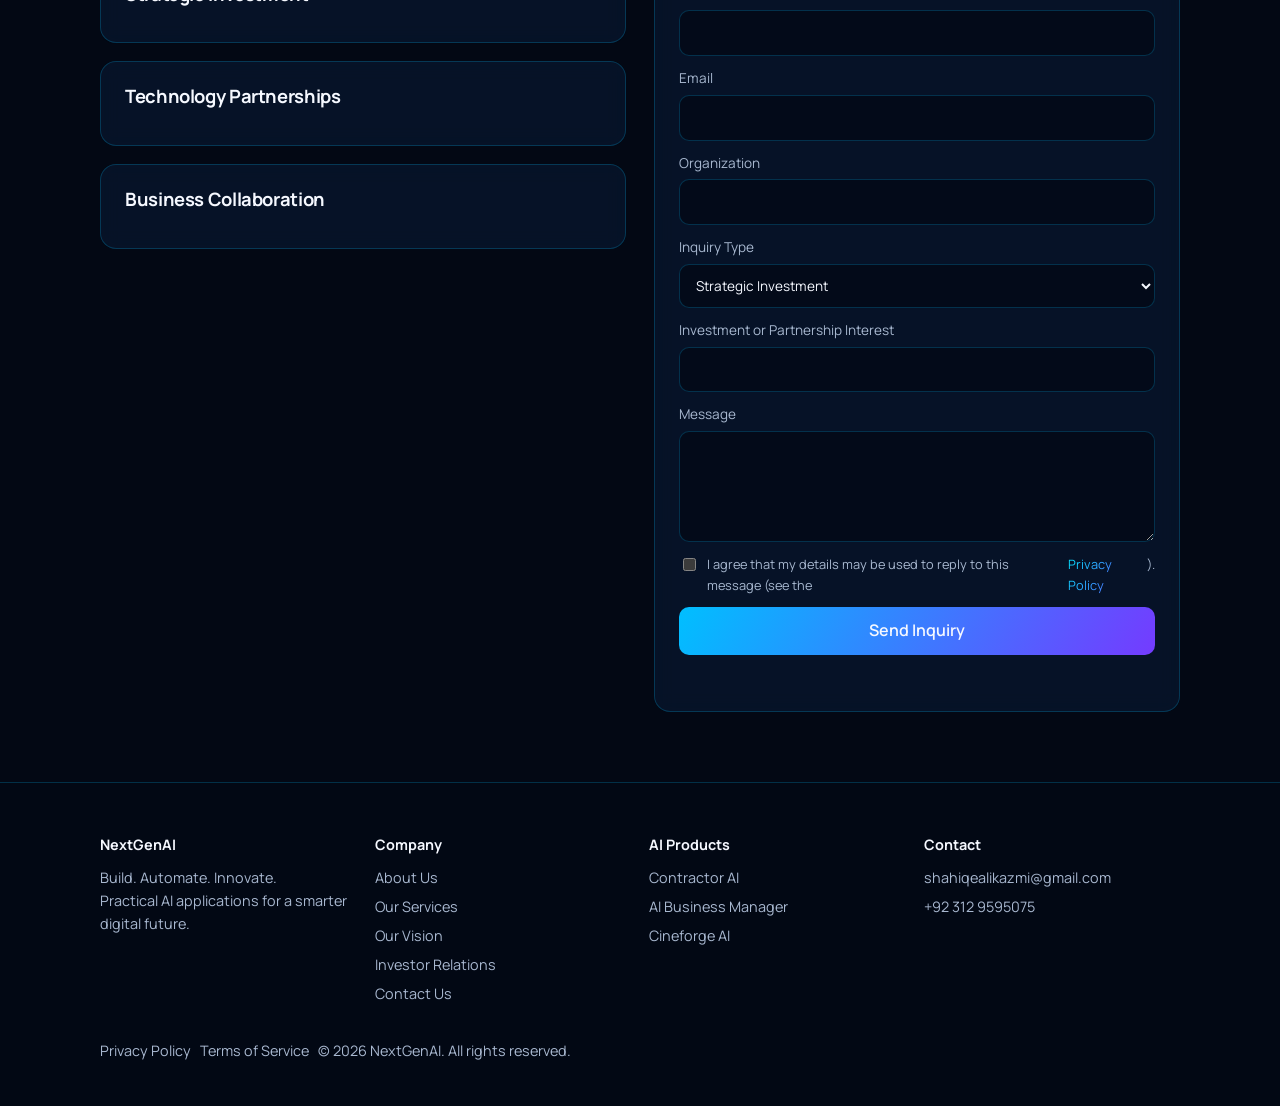
<file: nextgenai/contact.html>
<!DOCTYPE html><html lang="en"><head><meta charset="utf-8"><meta name="viewport" content="width=device-width,initial-scale=1"><title>Contact NextGenAI | AI Product & Partnership Inquiries</title>
<meta name="description" content="NextGenAI builds practical AI applications for lead management, business automation and AI video creation."><meta property="og:title" content="Contact NextGenAI | AI Product & Partnership Inquiries"><meta property="og:type" content="website"><meta property="og:url" content="https://YOUR-DOMAIN.vercel.app/contact">
<link rel="icon" href="data:image/svg+xml,%3Csvg xmlns=%27http://www.w3.org/2000/svg%27 viewBox=%270 0 10 10%27%3E%3Ctext y=%279%27 font-size=%279%27%3E%F0%9F%A7%A0%3C/text%3E%3C/svg%3E"><link rel="stylesheet" href="https://fonts.googleapis.com/css2?family=Manrope:wght@400;600;800&display=swap"><link rel="stylesheet" href="/style.css"></head><body>
<canvas id="bg" aria-hidden="true"></canvas><header><nav aria-label="Main"><div class="w"><a class="logo" href="/" aria-label="NextGenAI home"><svg width="34" height="34" viewBox="0 0 40 40" fill="none" stroke="#00E5FF" stroke-width="2" aria-hidden="true"><path d="M20 6c-6 0-10 4-10 9 0 2 .6 3.600 1.600 5-1 1.200-1.600 2.800-1.600 4.500 0 4 3.500 6.500 7 6.500h6c3.500 0 7-2.500 7-6.500 0-1.700-.6-3.300-1.600-4.500 1-1.400 1.600-3 1.600-5 0-5-4-9-10-9z"/><circle cx="16" cy="16" r="2" fill="#743BFF"/><circle cx="24" cy="18" r="2" fill="#00BFFF"/><path d="M16 16l8 2M20 22v6"/></svg><span>NextGenAI<small>Build. Automate. Innovate.</small></span></a><button id="mb" aria-expanded="false" aria-controls="lk">Menu</button><div class="links" id="lk"><a href="/">Home</a><a href="/about">About Us</a><a href="/services">Services</a><a href="/products">AI Products</a><a href="/pricing">Pricing</a><a href="/contact" class=on aria-current=page>Contact Us</a><a href="https://ai-business-manager-alpha.vercel.app/login" target="_blank" rel="noopener">Login</a></div><a class="btn p" href="/products">Explore Products</a></div></nav></header>
<main><section><div class="w"><h1>Let's Build Something Intelligent Together</h1><p class="lead">Have a question about our AI products, want to discuss a custom solution, or interested in exploring an investment or partnership opportunity? We would be happy to hear from you.</p></div></section><section><div class="w two"><div><p>Email: <a class="g" href="mailto:shahiqealikazmi@gmail.com">shahiqealikazmi@gmail.com</a></p><p>Phone: <a class="g" href="tel:+923129595075">+92 312 9595075</a></p><p class="note">Privacy notice: details you submit are used only to reply to your message. See our <a class="g" href="/privacy">Privacy Policy</a>.</p></div><form class="card" data-type="Contact message" novalidate><label>Full Name<input name="Name" required autocomplete="name"></label><label>Email<input name="Email" type="email" required autocomplete="email"></label><label>Company Name (optional)<input name="Company Name (optional)" ></label><label>Subject<input name="Subject" required></label><label>Message<textarea name="Message" rows="4" required></textarea></label><input class="hp" name="website" tabindex="-1" autocomplete="off" aria-hidden="true"><label class="chk"><input type="checkbox" required> I agree that my details may be used to reply to this message (see the <a href="/privacy" class="g">Privacy Policy</a>).</label><button class="btn p" type="submit">Send Message</button><div class="st" role="status" aria-live="polite"></div></form></div></section><section id="invest"><div class="w"><h2>Join Us in Building the Future of AI</h2><p class="lead">We are developing a portfolio of AI-powered applications and seeking strategic opportunities to grow the ecosystem. NextGenAI is open to conversations with investors, strategic partners, and technology professionals. We welcome discussions about product development, market opportunities, collaboration, and potential investment.</p><div class="two"><div class="grid" style="grid-template-columns:1fr"><div class="card"><h3>Strategic Investment</h3></div><div class="card"><h3>Technology Partnerships</h3></div><div class="card"><h3>Business Collaboration</h3></div></div><form class="card" data-type="Investor inquiry" novalidate><label>Full Name<input name="Name" required autocomplete="name"></label><label>Email<input name="Email" type="email" required autocomplete="email"></label><label>Organization<input name="Organization" ></label><label>Inquiry Type<select name="Inquiry Type"><option>Strategic Investment</option><option>Technology Partnership</option><option>Business Collaboration</option></select></label><label>Investment or Partnership Interest<input name="Investment or Partnership Interest" ></label><label>Message<textarea name="Message" rows="4" required></textarea></label><input class="hp" name="website" tabindex="-1" autocomplete="off" aria-hidden="true"><label class="chk"><input type="checkbox" required> I agree that my details may be used to reply to this message (see the <a href="/privacy" class="g">Privacy Policy</a>).</label><button class="btn p" type="submit">Send Inquiry</button><div class="st" role="status" aria-live="polite"></div></form></div></div></section></main><footer><div class="w"><div class="grid"><div><h4>NextGenAI</h4><p>Build. Automate. Innovate.<br>Practical AI applications for a smarter digital future.</p></div><div><h4>Company</h4><a href="/about">About Us</a><a href="/services">Our Services</a><a href="/about#vision">Our Vision</a><a href="/contact#invest">Investor Relations</a><a href="/contact">Contact Us</a></div><div><h4>AI Products</h4><a href="https://contractorai-nine.vercel.app/" target="_blank" rel="noopener">Contractor AI</a><a href="https://ai-business-manager-alpha.vercel.app/login" target="_blank" rel="noopener">AI Business Manager</a><a href="https://cineforge-ai-zeta.vercel.app/" target="_blank" rel="noopener">Cineforge AI</a></div><div><h4>Contact</h4><a href="mailto:shahiqealikazmi@gmail.com">shahiqealikazmi@gmail.com</a><a href="tel:+923129595075">+92 312 9595075</a></div></div>
<p style="margin-top:28px"><a href="/privacy" style="display:inline">Privacy Policy</a> &nbsp; <a href="/terms" style="display:inline">Terms of Service</a> &nbsp; © <span id="yr"></span> NextGenAI. All rights reserved.</p></div></footer><script src="/app.js"></script></body></html>
</file>
<file: style.css>
:root{--bg:#030814;--blue:#00BFFF;--cyan:#00E5FF;--pur:#743BFF;--tx:#F5F8FF;--mut:#A8B8D0;--glass:rgba(10,28,56,.55);--bd:rgba(0,191,255,.22);color-scheme:dark}
*{box-sizing:border-box}html{scroll-behavior:smooth;scroll-padding-top:84px}
body{margin:0;background:var(--bg);color:var(--tx);font:400 16px/1.6 Manrope,Inter,system-ui,sans-serif;overflow-x:hidden}
#bg{position:fixed;inset:0;width:100%;height:100%;z-index:0;pointer-events:none}main,header,footer{position:relative;z-index:1}
a{color:inherit;text-decoration:none}:focus-visible{outline:2px solid var(--cyan);outline-offset:3px}
.w{max-width:1120px;margin:0 auto;padding:0 20px}section{padding:70px 0}
h1,h2,h3{line-height:1.12;margin:0 0 14px;letter-spacing:-.02em}h1{font-size:clamp(2.2rem,5.5vw,4rem);font-weight:800}h2{font-size:clamp(1.7rem,3.6vw,2.5rem);font-weight:800}h3{font-size:1.15rem}
p{margin:0 0 14px;color:var(--mut)}.lead{font-size:1.1rem;max-width:660px}
.g{background:linear-gradient(120deg,var(--cyan),var(--pur));-webkit-background-clip:text;background-clip:text;color:transparent}
nav{position:sticky;top:0;z-index:20;background:rgba(3,8,20,.65);backdrop-filter:blur(14px);-webkit-backdrop-filter:blur(14px);border-bottom:1px solid var(--bd)}
nav .w{display:flex;align-items:center;gap:18px;height:68px}.logo{display:flex;align-items:center;gap:10px;font-weight:800}.logo small{display:block;font-weight:400;font-size:.62rem;color:var(--mut);line-height:1}
.links{display:flex;gap:18px;margin-left:auto;font-size:.92rem}.links a{color:var(--mut)}.links a:hover,.links a.on{color:var(--cyan)}
.btn{display:inline-block;padding:11px 20px;border-radius:10px;font:inherit;font-weight:600;border:1px solid var(--bd);background:transparent;color:var(--tx);cursor:pointer;transition:box-shadow .25s}
.btn.p{background:linear-gradient(120deg,var(--blue),var(--pur));border:0}.btn:hover{box-shadow:0 0 22px rgba(0,229,255,.4)}
#mb{display:none;margin-left:auto;background:none;border:1px solid var(--bd);color:var(--tx);border-radius:8px;padding:8px 12px;font:inherit}
.hero{padding-top:60px;display:grid;grid-template-columns:1.1fr .9fr;gap:30px;align-items:center;min-height:70vh}.cta{display:flex;gap:12px;flex-wrap:wrap;margin-top:22px}
.core{max-width:400px;width:100%;margin:auto}.core svg{width:100%;overflow:visible}.ring{transform-origin:200px 200px;animation:spin 24s linear infinite;fill:none}.r2{animation-duration:36s;animation-direction:reverse}
@keyframes spin{to{transform:rotate(360deg)}}@keyframes fl{50%{transform:translateY(-12px)}}.bot{animation:fl 5s ease-in-out infinite}
.grid{display:grid;gap:18px;grid-template-columns:repeat(auto-fit,minmax(250px,1fr))}
.card{background:var(--glass);border:1px solid var(--bd);border-radius:16px;padding:24px;backdrop-filter:blur(10px);-webkit-backdrop-filter:blur(10px);transition:border-color .3s,box-shadow .3s}
.card:hover{border-color:var(--cyan);box-shadow:0 0 28px rgba(116,59,255,.35)}.dev{border-style:dashed}
.tag{display:inline-block;font-size:.75rem;padding:3px 10px;border-radius:99px;border:1px solid var(--pur);color:#c8b4ff;margin-bottom:10px}
ul{padding-left:18px;color:var(--mut);margin:0 0 16px}li{margin-bottom:5px}.two{display:grid;grid-template-columns:1fr 1fr;gap:28px;align-items:start}
.pic{width:110px;height:110px;border-radius:50%;border:2px dashed var(--bd);display:grid;place-items:center;color:var(--mut);font-size:.7rem;text-align:center;margin-bottom:14px}
form{display:grid;gap:12px}label{font-size:.85rem;color:var(--mut);display:grid;gap:5px}
input,select,textarea{background:rgba(3,8,20,.7);border:1px solid var(--bd);color:var(--tx);border-radius:10px;padding:11px 12px;font:inherit;width:100%}
.hp{position:absolute;left:-9999px;height:0;overflow:hidden}.chk{display:flex;gap:8px;align-items:flex-start;font-size:.8rem}.chk input{width:auto;margin-top:4px}
.st{min-height:1.4em;font-size:.9rem}.err{color:#ff8c9c}.ok{color:var(--cyan)}.note{font-size:.85rem;border-left:3px solid var(--pur);padding-left:12px}
.doc{max-width:760px}.doc h3{margin-top:24px}
footer{border-top:1px solid var(--bd);background:rgba(3,8,20,.75);padding:50px 0 30px;font-size:.9rem}footer .grid{grid-template-columns:repeat(auto-fit,minmax(190px,1fr))}footer h4{margin:0 0 10px}footer a{display:block;color:var(--mut);margin-bottom:6px}footer a:hover{color:var(--cyan)}
@media(max-width:860px){.links{display:none;position:absolute;top:68px;left:0;right:0;flex-direction:column;background:rgba(3,8,20,.97);padding:16px 20px;margin:0}.links.o{display:flex}#mb{display:block}nav .btn.p{display:none}.hero,.two{grid-template-columns:1fr}.hero{min-height:0}}
@media(prefers-reduced-motion:reduce){*{animation:none!important;transition:none!important}}
@media(max-width:860px){section{padding:32px 0}.hero{padding-top:8px;gap:20px;min-height:0}h1{font-size:clamp(1.9rem,8vw,2.6rem)}.lead{font-size:1rem}.core{max-width:260px}.card{padding:18px}.cta .btn{flex:1;text-align:center}nav .w{height:60px}.links{top:60px}}
header{z-index:30}.ph{width:160px;height:auto;border-radius:16px;border:2px solid var(--bd);margin-bottom:14px;display:block}@media(max-width:860px){.links{background:#071426;border-bottom:1px solid var(--bd);box-shadow:0 18px 40px rgba(0,0,0,.6);gap:0;max-height:calc(100vh - 60px);overflow-y:auto}.links a{color:var(--tx);font-size:1.05rem;padding:14px 4px;border-bottom:1px solid rgba(0,191,255,.12)}.links a.on{color:var(--cyan);font-weight:600}}.dash{max-width:420px;width:100%;margin:auto;background:var(--glass);border:1px solid var(--bd);border-radius:18px;padding:16px;backdrop-filter:blur(10px);-webkit-backdrop-filter:blur(10px);box-shadow:0 0 50px rgba(116,59,255,.25);animation:fl 6s ease-in-out infinite}
.dh{display:flex;gap:6px;align-items:center;margin-bottom:12px}.dh i{width:9px;height:9px;border-radius:50%;background:var(--bd)}.dh b{margin-left:8px;font-size:.85rem}
.ag{display:flex;align-items:center;gap:10px;padding:10px 12px;margin-bottom:8px;border:1px solid var(--bd);border-radius:10px;font-weight:600;font-size:.9rem;background:rgba(3,8,20,.5)}.ag em{margin-left:auto;font-style:normal;font-weight:400;font-size:.75rem;color:var(--mut)}
.dot{width:9px;height:9px;border-radius:50%;background:var(--cyan);animation:pu 2s infinite}.d2{background:var(--blue);animation-delay:.6s}.d3{background:var(--pur);animation-delay:1.2s}@keyframes pu{50%{box-shadow:0 0 0 7px rgba(0,229,255,0);opacity:.5}}
.gr{width:100%;height:80px;margin-top:6px}.pl{fill:none;stroke:var(--cyan);stroke-width:2;stroke-dasharray:400;animation:dr 6s ease-in-out infinite alternate}.p2{stroke:var(--pur);animation-delay:-2s}@keyframes dr{from{stroke-dashoffset:400}to{stroke-dashoffset:0}}.dash small{color:var(--mut);font-size:.7rem}
.shot{position:relative;aspect-ratio:16/10;border:1px dashed var(--bd);border-radius:12px;margin-bottom:14px;overflow:hidden;display:grid;place-items:center;text-align:center;color:var(--mut);font-size:.8rem;background:rgba(3,8,20,.5)}.shot img{position:absolute;inset:0;width:100%;height:100%;object-fit:cover}
.hero h1{font-size:clamp(1.9rem,4.2vw,3.2rem)}
#vm{position:fixed;inset:0;z-index:100;background:rgba(3,8,20,.88);display:grid;place-items:center;padding:16px}#vm[hidden]{display:none}.vb{position:relative;width:min(900px,100%)}#vf{aspect-ratio:16/9;width:100%;background:#000;border-radius:12px;overflow:hidden;border:1px solid var(--bd)}#vf iframe{width:100%;height:100%;border:0}#vx{position:absolute;right:0;top:-44px;background:none;border:1px solid var(--bd);color:var(--tx);border-radius:8px;width:38px;height:38px;font-size:1.4rem;cursor:pointer}[data-yt]{margin-right:8px;margin-bottom:6px}
#vm.v .vb{width:min(360px,100%,calc(78vh*9/16))}#vm.v #vf{aspect-ratio:9/16}
.shot img{object-position:top}
</file>
